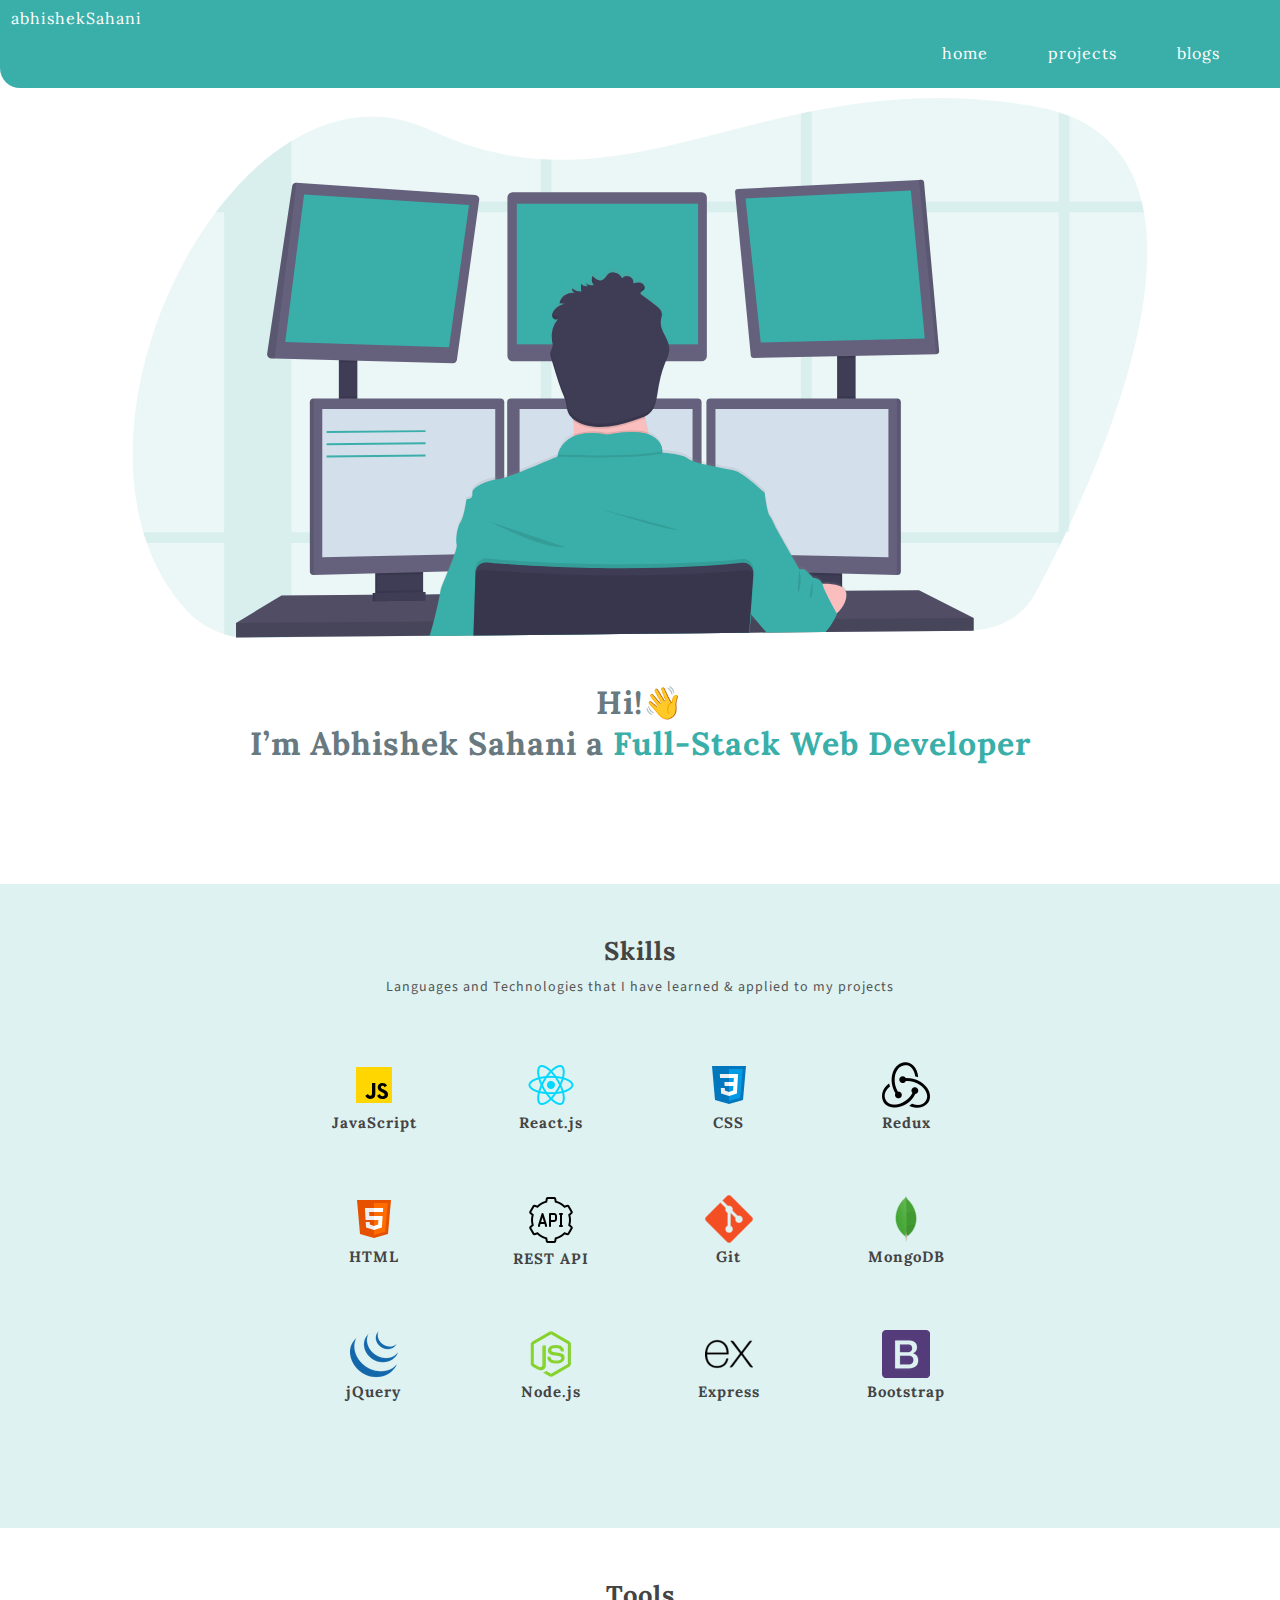
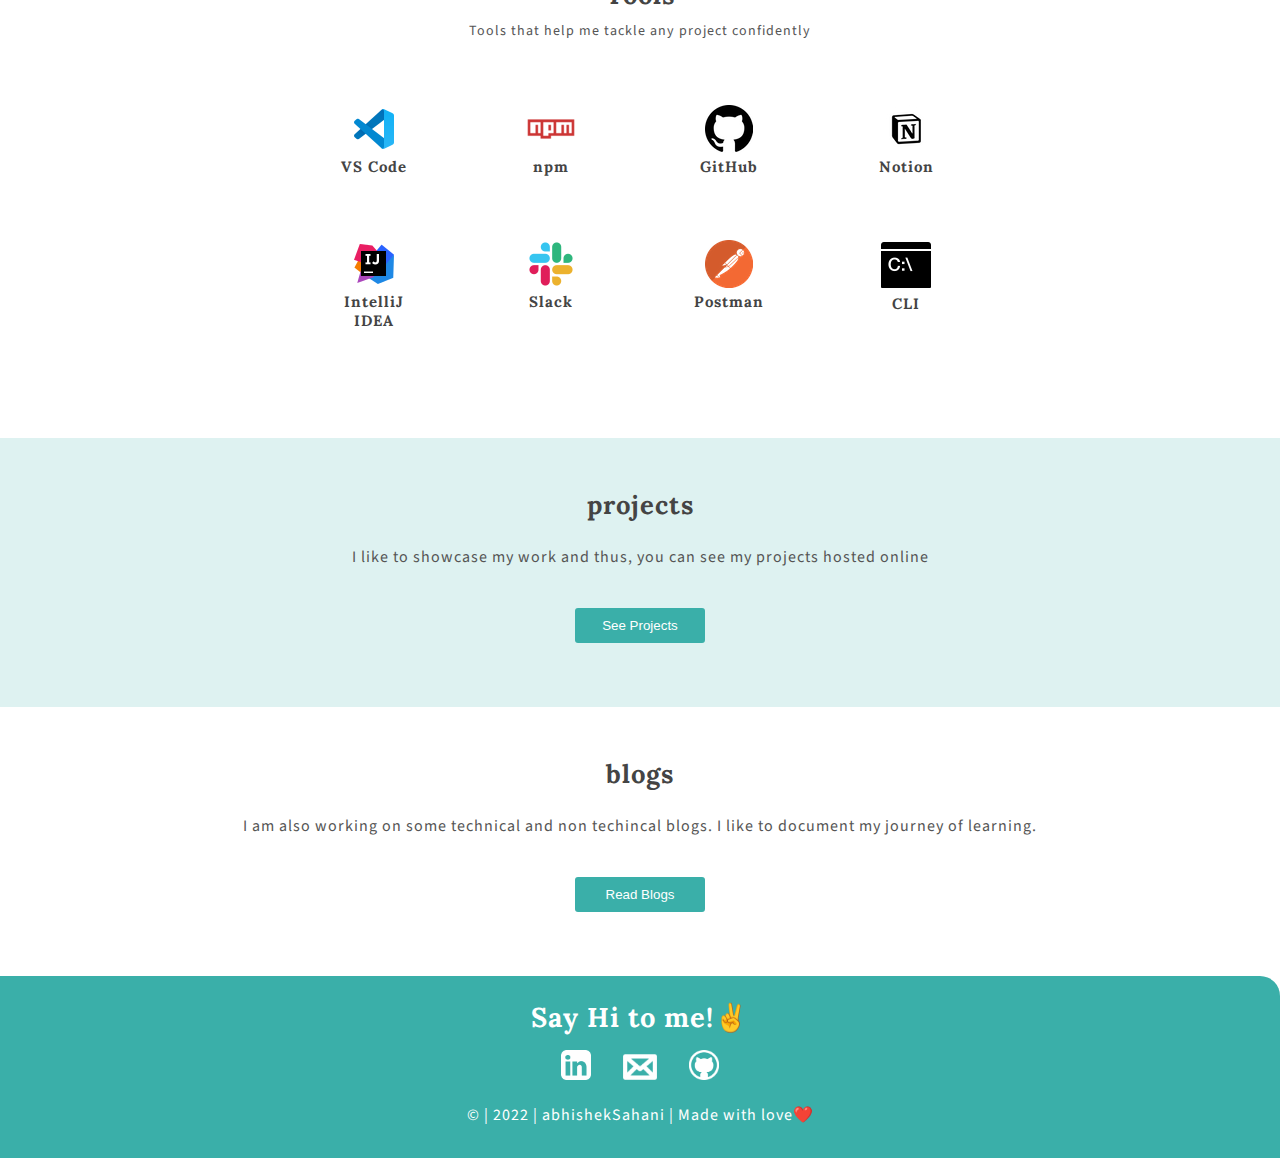
<file: index.html>
<!DOCTYPE html>
<html lang="en" dir="ltr">
  <head>
    <meta charset="utf-8">
    <meta http-equiv="X-UA-Compatible" content="IE=edge" />
    <meta name="viewport" content="width=device-width, initial-scale=1.0" />
    <title>home | abhishekSahani</title>

    <link rel="preconnect" href="https://fonts.googleapis.com">
    <link rel="preconnect" href="https://fonts.gstatic.com" crossorigin>
    <link href="https://fonts.googleapis.com/css2?family=Lora:wght@700&display=swap" rel="stylesheet">

    <link rel="preconnect" href="https://fonts.googleapis.com">
    <link rel="preconnect" href="https://fonts.gstatic.com" crossorigin>
    <link href="https://fonts.googleapis.com/css2?family=Source+Sans+Pro&display=swap" rel="stylesheet">


    <link rel="stylesheet" href="css/home.css">

  </head>

  <body>

    <!-- Navbar -->
    <nav class="nav">
      <a class="navBrand-link" href="#">abhishekSahani</a>

       <ul class="nav-list">
         <li class="nav-listItem"><a class="link" href="#">home</a></li>
         <li class="nav-listItem"><a class="link" href="project.html">projects</a></li>
         <li class="nav-listItem"><a class="link" href="blog.html">blogs</a></li>
       </ul>
    </nav>


    <!-- Header -->
    <header class="hero">
      <img src="images/hero.svg" alt="header image" class="image">
      <h1 id="main-heading">Hi!👋 <br> I’m Abhishek Sahani a <span class="span-color">Full-Stack Web Developer</span></h1>
    </header>


    <!-- Tech Section -->
    <section class="skill">
      <h2 class="section-heading">Skills</h2>
      <p class="para icon-subHeading">Languages and Technologies that I have learned & applied to my projects</p>

      <div class="icons">
        <div class="iconDiv-container">
          <div class="icon">
            <img class="logo" src="icons/jS.svg" alt="javascript logo">
            <h3 class="icon-text">JavaScript</h3>
          </div>

          <div class="icon">
            <img class="logo" src="icons/react.png" alt="react logo">
            <h3 class="icon-text">React.js</h3>
          </div>

          <div class="icon">
            <img class="logo" src="icons/css.svg" alt="css logo">
            <h3 class="icon-text">CSS</h3>
          </div>

          <div class="icon">
            <img class="logo" src="icons/redux.png" alt="react logo">
            <h3 class="icon-text">Redux</h3>
          </div>

          

        </div>

        <div class="iconDiv-container">
          <div class="icon">
            <img class="logo" src="icons/html.svg" alt="html logo">
            <h3 class="icon-text">HTML</h3>
          </div>

          <div class="icon">
            <img class="logo" src="icons/api.png" alt="api logo">
            <h3 class="icon-text">REST API</h3>
          </div>

          <div class="icon">
            <img class="logo" src="icons/git.png" alt="git logo">
            <h3 class="icon-text">Git</h3>
          </div>

          <div class="icon">
            <img class="logo" src="icons/mongodb.png" alt="mongodb logo">
            <h3 class="icon-text">MongoDB</h3>
          </div>

          
        </div>

        <div class="iconDiv-container">
          <div class="icon">
            <img class="logo" src="icons/jquery.png" alt="jquery logo">
            <h3 class="icon-text">jQuery</h3>
          </div>

          <div class="icon">
            <img class="logo" src="icons/node.png" alt="node logo">
            <h3 class="icon-text">Node.js</h3>
          </div>

          <div class="icon">
            <img class="logo" src="icons/express.png" alt="express logo">
            <h3 class="icon-text">Express</h3>
          </div>

          <div class="icon">
            <img class="logo" src="icons/bootstrap.png" alt="bootstrap logo">
            <h3 class="icon-text">Bootstrap</h3>
          </div>
        </div>

        
        </div>
    </section>



    <!-- Tools Section -->
    <section class="tools">
      <h2 class="section-heading">Tools</h2>
      <p class="para icon-subHeading">Tools that help me tackle any project confidently</p>

      <div class="icons">

        <div class="iconDiv-container">
          <div class="icon">
            <img class="logo" src="icons/vscode.png" alt="vscode logo">
            <h3 class="icon-text">VS Code</h3>
          </div>

          <div class="icon">
            <img class="logo" src="icons/npm.png" alt="npm logo">
            <h3 class="icon-text">npm</h3>
          </div>

          <div class="icon">
            <img class="logo" src="icons/github.png" alt="github logo">
            <h3 class="icon-text">GitHub</h3>
          </div>

          <div class="icon">
            <img class="logo" src="icons/notion.png" alt="notion logo">
            <h3 class="icon-text">Notion</h3>
          </div>
        </div>

        <div class="iconDiv-container">
          <div class="icon">
            <img class="logo" class="icon-img" src="icons/intellij.png" alt="intellij logo">
            <h3 class="icon-text">IntelliJ IDEA</h3>
          </div>

          <div class="icon">
            <img class="logo" src="icons/slack.png" alt="slack logo">
            <h3 class="icon-text">Slack</h3>
          </div>

          <div class="icon">
            <img class="logo" src="icons/postman.png" alt="postman logo">
            <h3 class="icon-text">Postman</h3>
          </div>

          <div class="icon">
            <img class="logo" src="icons/cmd.png" alt="cmd logo">
            <h3 class="icon-text">CLI</h3>
          </div>
        </div>
    </section>



    <!-- Project Section -->
    <section class="project">
      <h2 class="project-heading">projects</h2>
      <p class="para-text">I like to showcase my work and thus, you can see my projects hosted online</p>
      <a class="link" href="project.html">
        <button class="btn" type="button">See Projects</button>
      </a>
    </section>


    <!-- Blog Section -->
    <section class="blog">
      <h2 class="blog-heading">blogs</h2>
      <p class="para-text">I am also working on some technical and non techincal blogs. I like to document my journey of learning.</p>
      <a class="link" href="blog.html">
        <button class="btn" type="button">Read Blogs</button>
      </a>
    </section>



    <!-- Footer -->
    <footer class="footer">
      <h2 class="footer-heading">Say Hi to me!✌️</h2>
      <ul class="footer-list">
        <li class="footer-listItem">
          <a class="link footer-listLink" href="https://www.linkedin.com/in/abhishek-sahani-698b12135/">
            <img class="footer-logo" src="images/linkedin.png" alt="linkedin logo">
          </a>
        </li>
        <li class="footer-listItem">
          <a class="link" href="mailto:abhisheksahani653@gmail.com">
            <img class="mail-logo" src="images/gmail.png" alt="gmail logo">
          </a>
        </li>
        <li class="footer-listItem">
          <a class="link" href="https://github.com/abhisheksahani-nova">
            <img class="footer-logo" src="images/github.png" alt="github logo">
          </a>
        </li>
      </ul>
      <p class="footer-para">© | 2022 | abhishekSahani | Made with love❤️</p>
    </footer>



  </body>
</html>
</file>
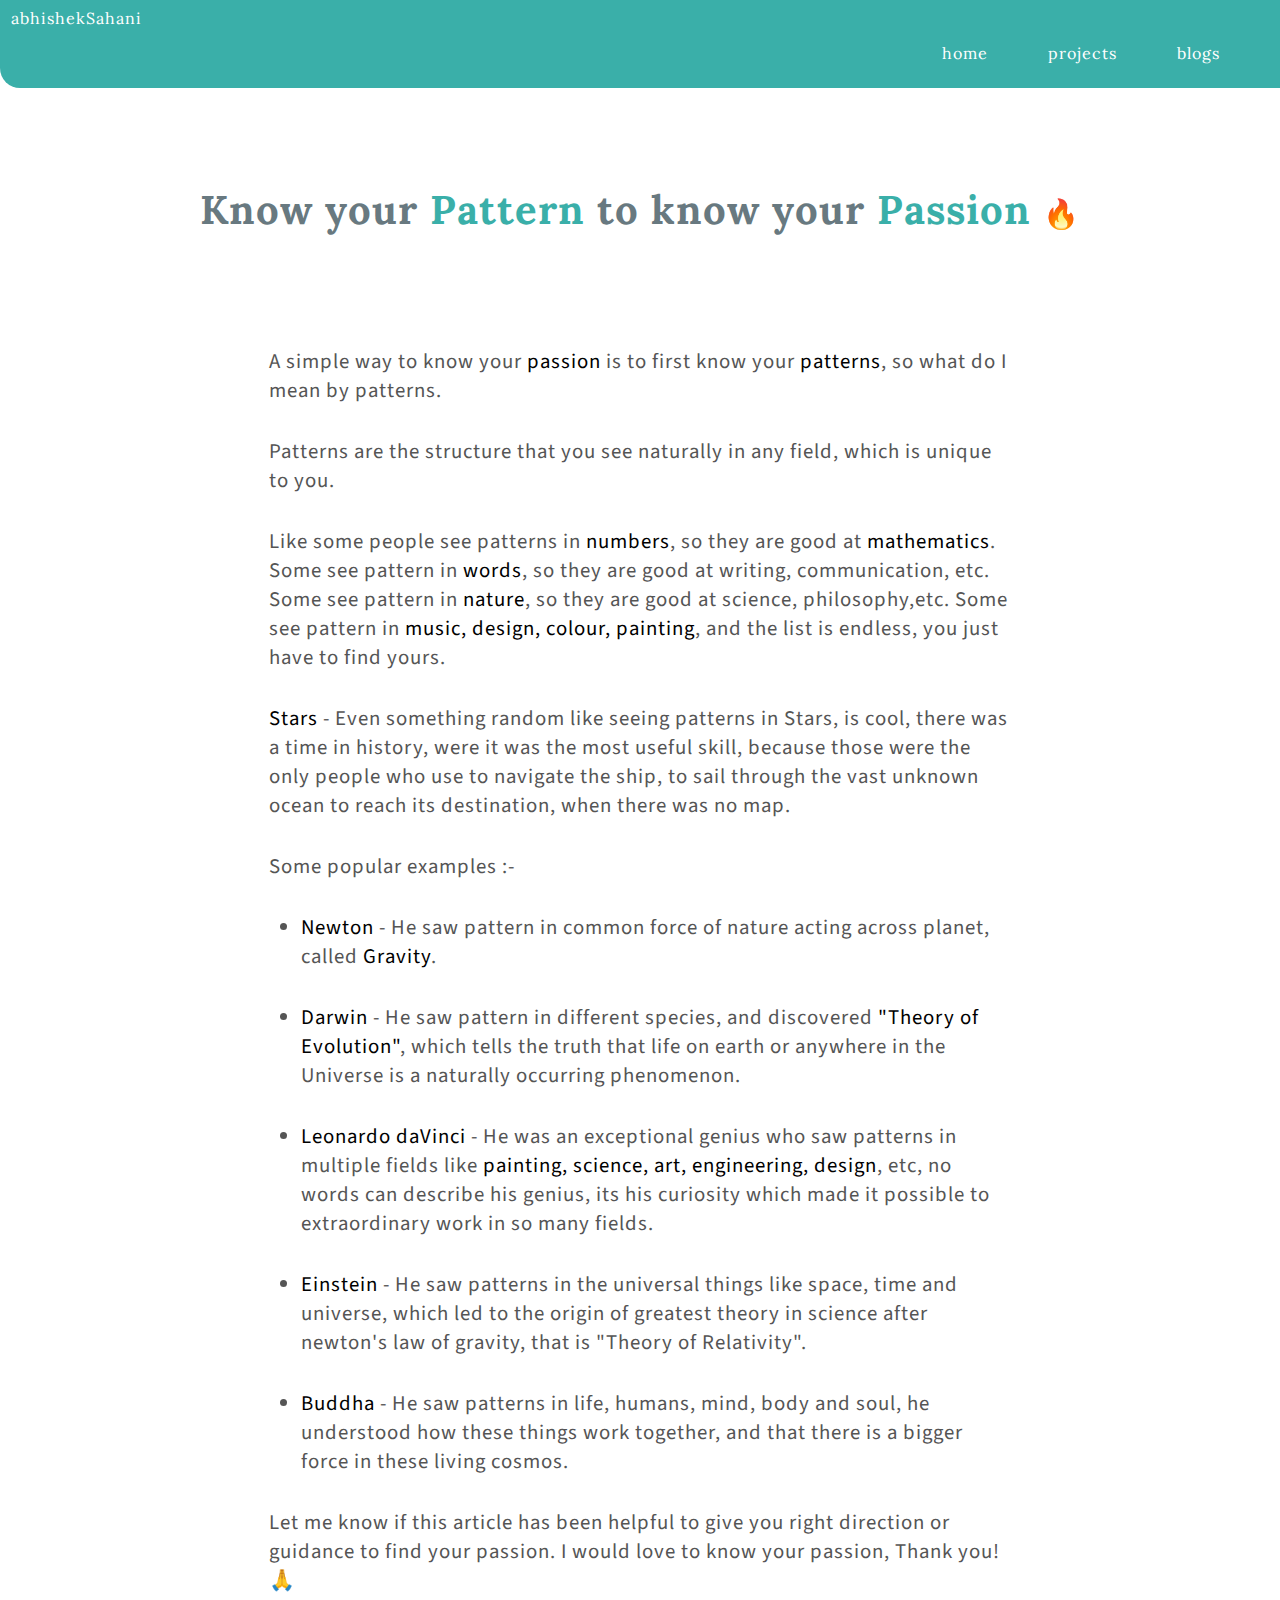
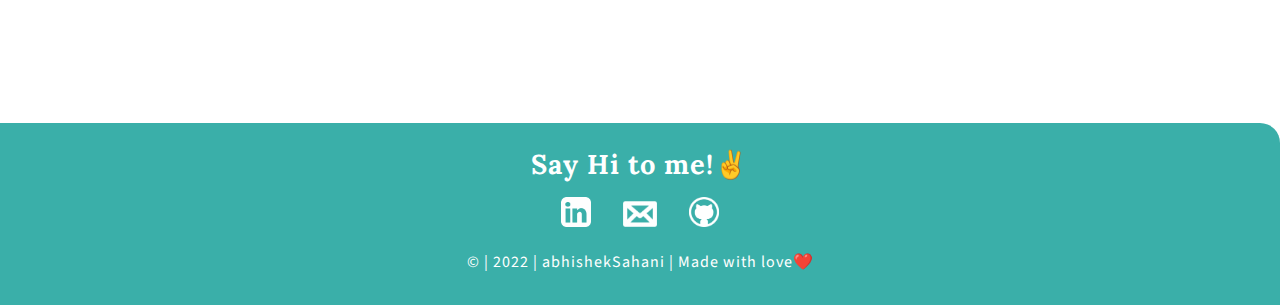
<file: blog-1.html>
<!DOCTYPE html>
<html lang="en" dir="ltr">
  <head>
    <meta charset="utf-8" />
    <meta http-equiv="X-UA-Compatible" content="IE=edge" />
    <meta name="viewport" content="width=device-width, initial-scale=1.0" />

    <title>Passion | abhishekSahani</title>

    <link rel="preconnect" href="https://fonts.googleapis.com" />
    <link rel="preconnect" href="https://fonts.gstatic.com" crossorigin />
    <link
      href="https://fonts.googleapis.com/css2?family=Lora:wght@700&display=swap"
      rel="stylesheet"
    />

    <link rel="preconnect" href="https://fonts.googleapis.com" />
    <link rel="preconnect" href="https://fonts.gstatic.com" crossorigin />
    <link
      href="https://fonts.googleapis.com/css2?family=Source+Sans+Pro&display=swap"
      rel="stylesheet"
    />

    <link rel="stylesheet" href="css/home.css" />
    <link rel="stylesheet" href="css/blog-1.css" />
  </head>
  <body>
    <!-- Navbar -->
    <nav class="nav">
      <a class="navBrand-link" href="#">abhishekSahani</a>

      <ul class="nav-list">
        <li class="nav-listItem"><a class="link" href="index.html">home</a></li>
        <li class="nav-listItem">
          <a class="link" href="project.html">projects</a>
        </li>
        <li class="nav-listItem"><a class="link" href="blog.html">blogs</a></li>
      </ul>
    </nav>

    <!-- Header -->
    <header class="header_">
      <h1 class="heading_">
        Know your <span class="span-color">Pattern</span> to know your
        <span class="span-color"
          >Passion <span class="span-fontSize">🔥</span></span
        >
      </h1>
    </header>

    <!--Content section -->
    <section class="section_">
      <p class="para_">
        A simple way to know your <span class="span-bold">passion</span> is to
        first know your <span class="span-bold">patterns</span>, so what do I
        mean by patterns.
      </p>

      <p class="para_">
        Patterns are the structure that you see naturally in any field, which is
        unique to you.
      </p>

      <p class="para_">
        Like some people see patterns in <span class="span-bold">numbers</span>,
        so they are good at <span class="span-bold">mathematics</span>. Some see
        pattern in <span class="span-bold">words</span>, so they are good at
        <span>writing, communication</span>, etc. Some see pattern in
        <span class="span-bold">nature</span>, so they are good at
        <span>science, philosophy</span>,etc. Some see pattern in
        <span class="span-bold">music, design, colour, painting</span>, and the
        list is endless, you just have to find yours.
      </p>

      <p class="para_">
        <span class="span-bold">Stars</span> - Even something random like seeing
        patterns in Stars, is cool, there was a time in history, were it was the
        most useful skill, because those were the only people who use to
        navigate the ship, to sail through the vast unknown ocean to reach its
        destination, when there was no map.
      </p>

      <p class="para_">Some popular examples :-</p>

      <div class="list_container">
        <ul class="list_">
          <li class="listItem_">
            <span class="span-bold">Newton</span> - He saw pattern in common
            force of nature acting across planet, called
            <span class="span-bold">Gravity</span>.
          </li>
          <li class="listItem_">
            <span class="span-bold">Darwin</span> - He saw pattern in different
            species, and discovered
            <span class="span-bold">"Theory of Evolution"</span>, which tells
            the truth that life on earth or anywhere in the Universe is a
            naturally occurring phenomenon.
          </li>
          <li class="listItem_">
            <span class="span-bold">Leonardo daVinci</span> - He was an
            exceptional genius who saw patterns in multiple fields like
            <span class="span-bold"
              >painting, science, art, engineering, design</span
            >, etc, no words can describe his genius, its his curiosity which
            made it possible to extraordinary work in so many fields.
          </li>
          <li class="listItem_">
            <span class="span-bold">Einstein</span> - He saw patterns in the
            universal things like space, time and universe, which led to the
            origin of greatest theory in science after newton's law of gravity,
            that is "Theory of Relativity".
          </li>
          <li class="listItem_">
            <span class="span-bold">Buddha</span> - He saw patterns in life,
            humans, mind, body and soul, he understood how these things work
            together, and that there is a bigger force in these living cosmos.
          </li>
        </ul>
      </div>

      <p class="para_">
        Let me know if this article has been helpful to give you right direction
        or guidance to find your passion. I would love to know your passion,
        Thank you!🙏
      </p>
    </section>

    <!-- Footer -->
    <footer class="footer">
      <h2 class="footer-heading">Say Hi to me!✌️</h2>
      <ul class="footer-list">
        <li class="footer-listItem">
          <a
            class="link footer-listLink"
            href="https://www.linkedin.com/in/abhishek-sahani-698b12135/"
          >
            <img
              class="footer-logo"
              src="images/linkedin.png"
              alt="linkedin logo"
            />
          </a>
        </li>
        <li class="footer-listItem">
          <a class="link" href="mailto:abhisheksahani653@gmail.com">
            <img class="mail-logo" src="images/gmail.png" alt="gmail logo" />
          </a>
        </li>
        <li class="footer-listItem">
          <a class="link" href="https://github.com/abhisheksahani-nova">
            <img
              class="footer-logo"
              src="images/github.png"
              alt="github logo"
            />
          </a>
        </li>
      </ul>
      <p class="footer-para">© | 2022 | abhishekSahani | Made with love❤️</p>
    </footer>
  </body>
</html>
</file>
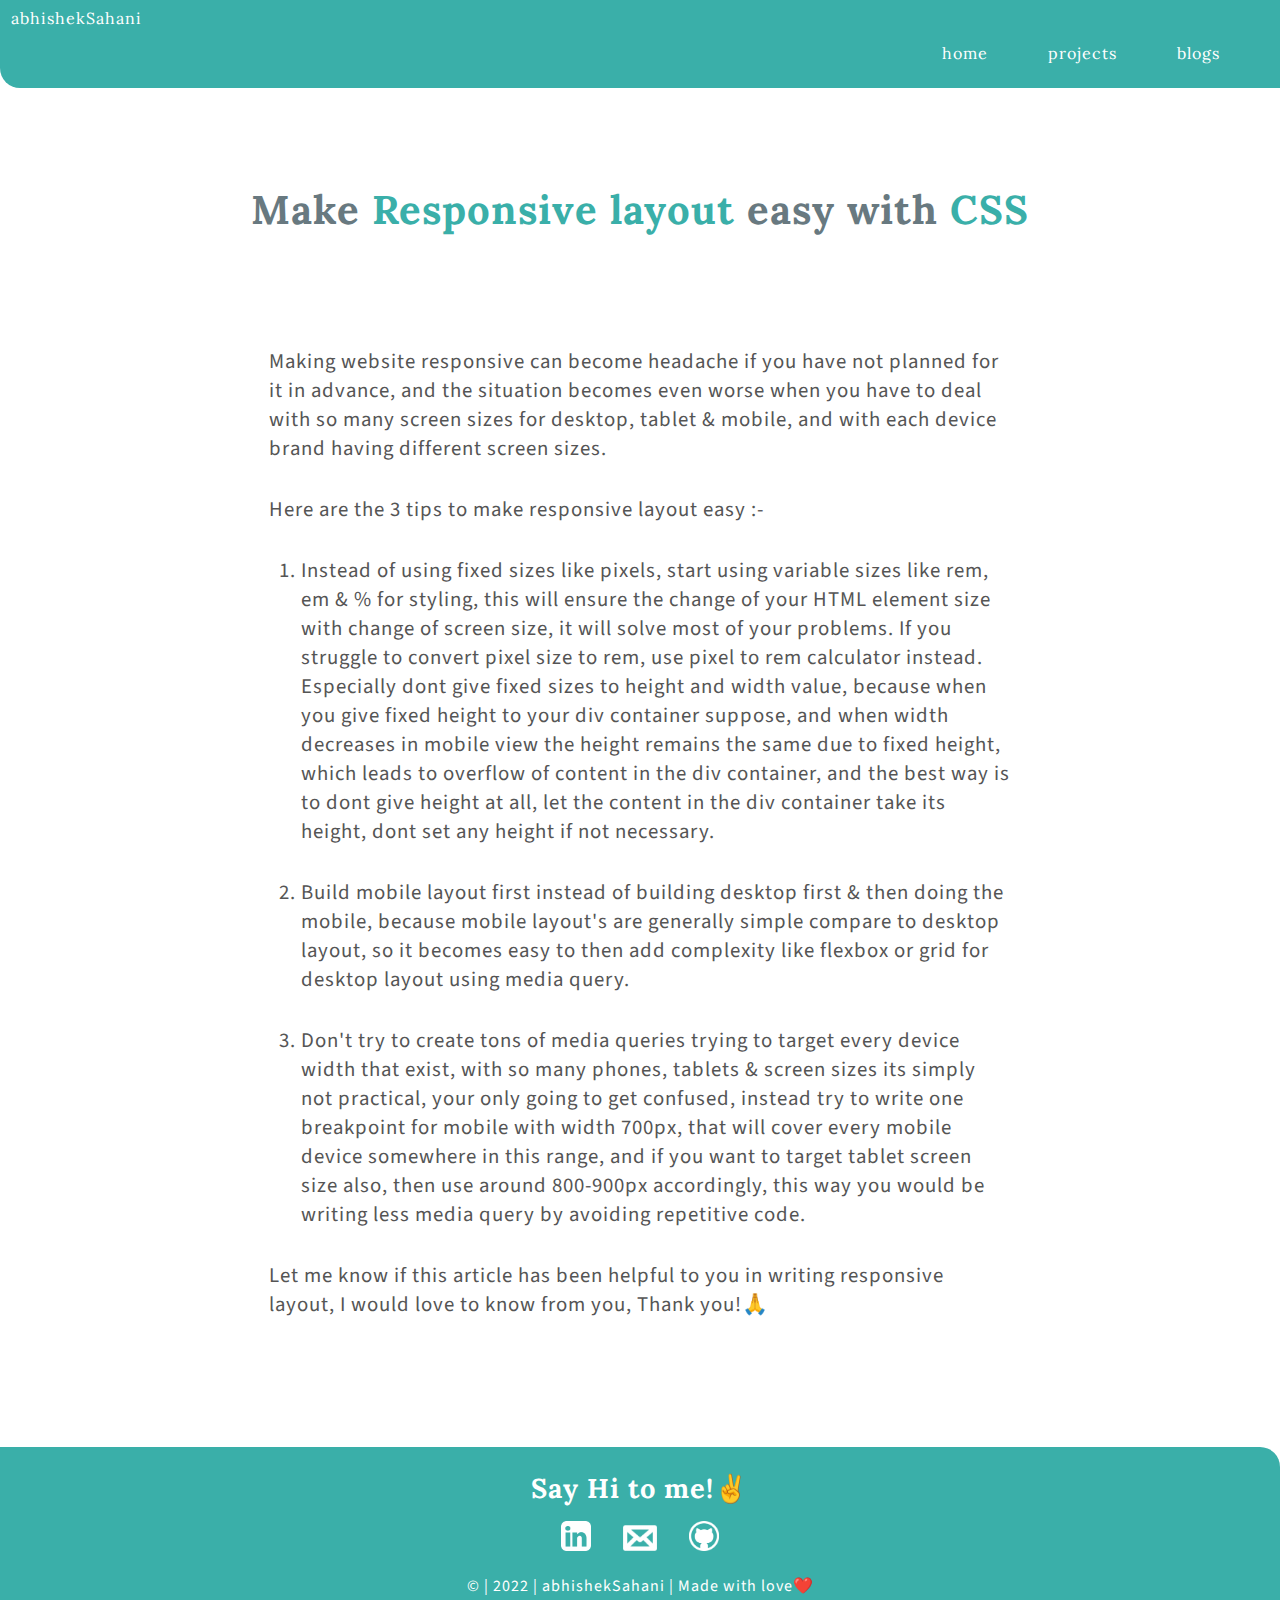
<file: blog-2.html>
<!DOCTYPE html>
<html lang="en" dir="ltr">
  <head>
    <meta charset="utf-8">
    <meta http-equiv="X-UA-Compatible" content="IE=edge" />
    <meta name="viewport" content="width=device-width, initial-scale=1.0" />

    <title>Passion | abhishekSahani</title>

    <link rel="preconnect" href="https://fonts.googleapis.com">
    <link rel="preconnect" href="https://fonts.gstatic.com" crossorigin>
    <link href="https://fonts.googleapis.com/css2?family=Lora:wght@700&display=swap" rel="stylesheet">

    <link rel="preconnect" href="https://fonts.googleapis.com">
    <link rel="preconnect" href="https://fonts.gstatic.com" crossorigin>
    <link href="https://fonts.googleapis.com/css2?family=Source+Sans+Pro&display=swap" rel="stylesheet">

    <link rel="stylesheet" href="css/home.css">
    <link rel="stylesheet" href="css/blog-1.css">

  </head>
  <body>

    <!-- Navbar -->
    <nav class="nav">
       <a class="navBrand-link" href="#">abhishekSahani</a>

       <ul class="nav-list">
         <li class="nav-listItem"><a class="link" href="index.html">home</a></li>
         <li class="nav-listItem"><a class="link" href="project.html">projects</a></li>
         <li class="nav-listItem"><a class="link" href="blog.html">blogs</a></li>
       </ul>
    </nav>


    <!-- Header -->
    <header class="header_">
      <h1 class="heading_">
        Make <span class="span-color">Responsive layout</span> easy with
        <span class="span-color">CSS</span>
      </h1>
    </header>



    <!--Content section -->
    <section class="section_">

      <p class="para_">
        Making website responsive can become headache if you have not planned for it in advance, and the situation
        becomes even worse when you have to deal with so many screen sizes for desktop, tablet & mobile, and with each
        device brand having different screen sizes.
      </p>

      <p class="para_">
        Here are the 3 tips to make responsive layout easy :-
      </p>

      <div class="list_container">
        <ol class="list_">
          <li class="listItem_">
            Instead of using fixed sizes like pixels, start using variable sizes like rem, em & % for styling,
            this will ensure the change of your HTML element size with change of screen size, it will solve most of your problems.
            If you struggle to convert pixel size to rem, use pixel to rem calculator instead. Especially dont give
            fixed sizes to height and width value, because when you give fixed height to your div container suppose,
            and when width decreases in mobile view the height remains the same due to fixed height, which leads to
            overflow of content in the div container, and the best way is to dont give height at all, let the
            content in the div container take its height, dont set any height if not necessary.
          </li>
          <li class="listItem_">
            Build mobile layout first instead of building desktop first & then doing the mobile, because mobile
            layout's are generally simple compare to desktop layout, so it becomes easy to then add complexity
            like flexbox or grid for desktop layout using media query.
          </li>
          <li class="listItem_">
            Don't try to create tons of media queries trying to target every device width that exist, with so
            many phones, tablets & screen sizes its simply not practical, your only going to get confused, instead
            try to write one breakpoint for mobile with width 700px, that will cover every mobile device somewhere
            in this range, and if you want to target tablet screen size also, then use around 800-900px accordingly,
            this way you would be writing less media query by avoiding repetitive code.
          </li>
        </ul>
      </div>

      <p class="para_">
        Let me know if this article has been helpful to you in writing responsive layout, I would love to know from
        you, Thank you!🙏
      </p>
    </section>



    <!-- Footer -->
    <footer class="footer">
      <h2 class="footer-heading">Say Hi to me!✌️</h2>
      <ul class="footer-list">
        <li class="footer-listItem">
          <a class="link footer-listLink" href="https://www.linkedin.com/in/abhishek-sahani-698b12135/">
            <img class="footer-logo" src="images/linkedin.png" alt="linkedin logo">
          </a>
        </li>
        <li class="footer-listItem">
          <a class="link" href="mailto:abhisheksahani653@gmail.com">
            <img class="mail-logo" src="images/gmail.png" alt="gmail logo">
          </a>
        </li>
        <li class="footer-listItem">
          <a class="link" href="https://github.com/abhisheksahani-nova">
            <img class="footer-logo" src="images/github.png" alt="github logo">
          </a>
        </li>
      </ul>
      <p class="footer-para">© | 2022 | abhishekSahani | Made with love❤️</p>
    </footer>



  </body>
</html>
</file>
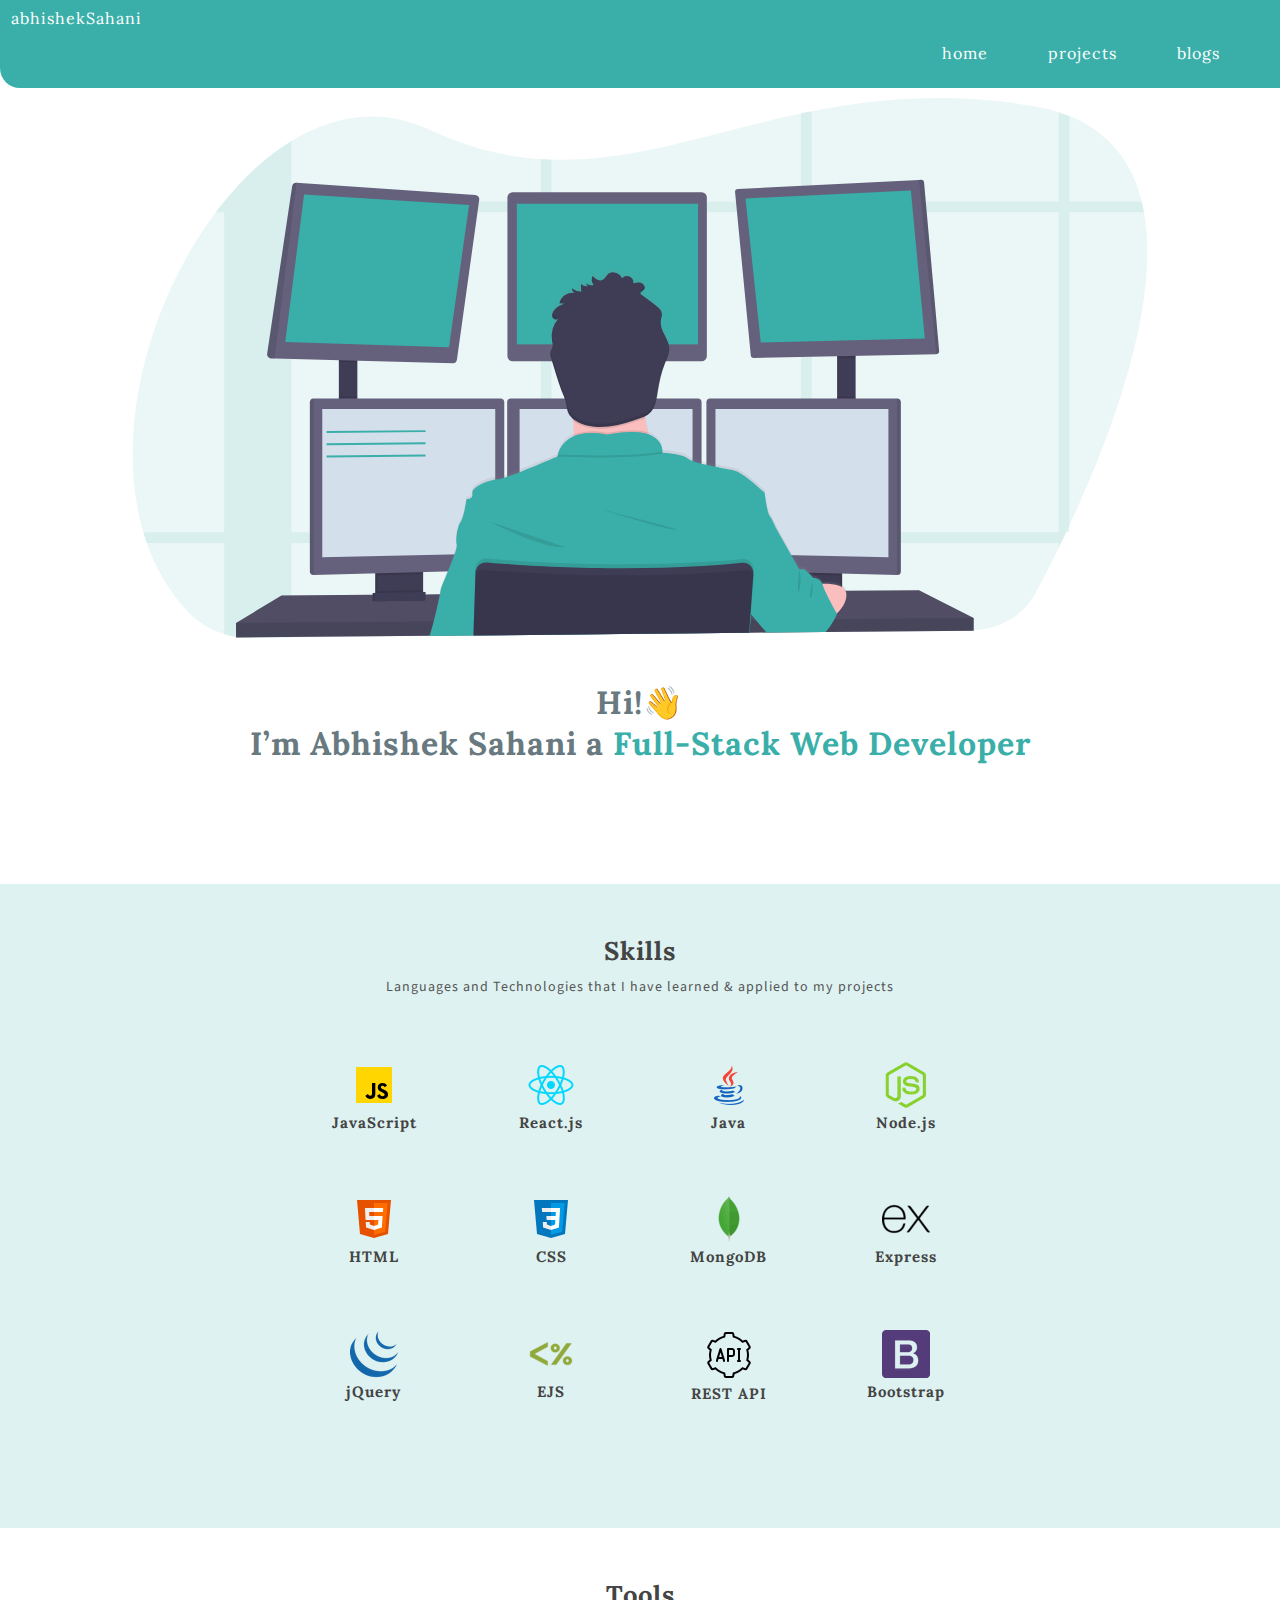
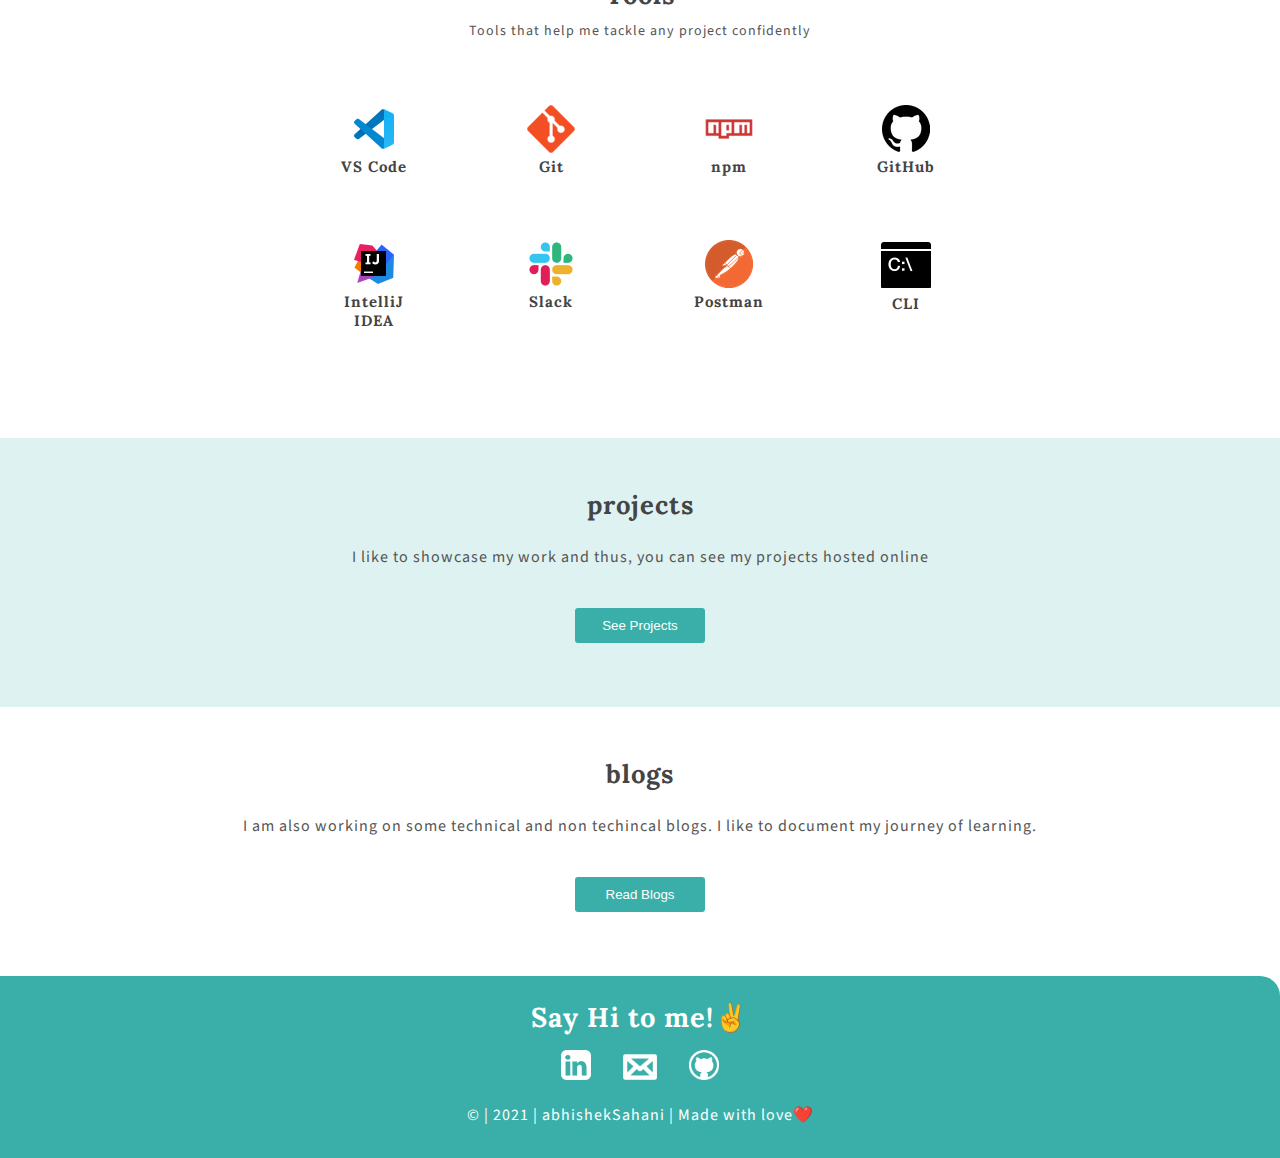
<file: home.html>
<!DOCTYPE html>
<html lang="en" dir="ltr">
  <head>
    <meta charset="utf-8">
    <meta http-equiv="X-UA-Compatible" content="IE=edge" />
    <meta name="viewport" content="width=device-width, initial-scale=1.0" />
    <title>home | abhishekSahani</title>

    <link rel="preconnect" href="https://fonts.googleapis.com">
    <link rel="preconnect" href="https://fonts.gstatic.com" crossorigin>
    <link href="https://fonts.googleapis.com/css2?family=Lora:wght@700&display=swap" rel="stylesheet">

    <link rel="preconnect" href="https://fonts.googleapis.com">
    <link rel="preconnect" href="https://fonts.gstatic.com" crossorigin>
    <link href="https://fonts.googleapis.com/css2?family=Source+Sans+Pro&display=swap" rel="stylesheet">


    <link rel="stylesheet" href="css/home.css">

  </head>

  <body>

    <!-- Navbar -->
    <nav class="nav">
      <a class="navBrand-link" href="#">abhishekSahani</a>

       <ul class="nav-list">
         <li class="nav-listItem"><a class="link" href="#">home</a></li>
         <li class="nav-listItem"><a class="link" href="project.html">projects</a></li>
         <li class="nav-listItem"><a class="link" href="blog.html">blogs</a></li>
       </ul>
    </nav>


    <!-- Header -->
    <header class="hero">
      <img src="images/hero.svg" alt="header image" class="image">
      <h1 id="main-heading">Hi!👋 <br> I’m Abhishek Sahani a <span class="span-color">Full-Stack Web Developer</span></h1>
    </header>


    <!-- Tech Section -->
    <section class="skill">
      <h2 class="section-heading">Skills</h2>
      <p class="para icon-subHeading">Languages and Technologies that I have learned & applied to my projects</p>

      <div class="icons">

        <div class="iconDiv-container">
          <div class="icon">
            <img class="logo" src="icons/jS.svg" alt="javascript logo">
            <h3 class="icon-text">JavaScript</h3>
          </div>

          <div class="icon">
            <img class="logo" src="icons/react.png" alt="react logo">
            <h3 class="icon-text">React.js</h3>
          </div>

          <div class="icon">
            <img class="logo" src="icons/java.png" alt="java logo">
            <h3 class="icon-text">Java</h3>
          </div>

          <div class="icon">
            <img class="logo" src="icons/node.png" alt="node logo">
            <h3 class="icon-text">Node.js</h3>
          </div>
        </div>

        <div class="iconDiv-container">
          <div class="icon">
            <img class="logo" src="icons/html.svg" alt="html logo">
            <h3 class="icon-text">HTML</h3>
          </div>

          <div class="icon">
            <img class="logo" src="icons/css.svg" alt="css logo">
            <h3 class="icon-text">CSS</h3>
          </div>

          <div class="icon">
            <img class="logo" src="icons/mongodb.png" alt="mongodb logo">
            <h3 class="icon-text">MongoDB</h3>
          </div>

          <div class="icon">
            <img class="logo" src="icons/express.png" alt="express logo">
            <h3 class="icon-text">Express</h3>
          </div>
        </div>

        <div class="iconDiv-container">
          <div class="icon">
            <img class="logo" src="icons/jquery.png" alt="jquery logo">
            <h3 class="icon-text">jQuery</h3>
          </div>

          <div class="icon">
            <img class="logo" src="icons/ejs.png" alt="ejs logo">
            <h3 class="icon-text">EJS</h3>
          </div>

          <div class="icon">
            <img class="logo" src="icons/api.png" alt="api logo">
            <h3 class="icon-text">REST API</h3>
          </div>

          <div class="icon">
            <img class="logo" src="icons/bootstrap.png" alt="bootstrap logo">
            <h3 class="icon-text">Bootstrap</h3>
          </div>
        </div>
    </section>



    <!-- Tools Section -->
    <section class="tools">
      <h2 class="section-heading">Tools</h2>
      <p class="para icon-subHeading">Tools that help me tackle any project confidently</p>

      <div class="icons">

        <div class="iconDiv-container">
          <div class="icon">
            <img class="logo" src="icons/vscode.png" alt="vscode logo">
            <h3 class="icon-text">VS Code</h3>
          </div>

          <div class="icon">
            <img class="logo" src="icons/git.png" alt="git logo">
            <h3 class="icon-text">Git</h3>
          </div>

          <div class="icon">
            <img class="logo" src="icons/npm.png" alt="npm logo">
            <h3 class="icon-text">npm</h3>
          </div>

          <div class="icon">
            <img class="logo" src="icons/github.png" alt="github logo">
            <h3 class="icon-text">GitHub</h3>
          </div>
        </div>

        <div class="iconDiv-container">
          <div class="icon">
            <img class="logo" class="icon-img" src="icons/intellij.png" alt="intellij logo">
            <h3 class="icon-text">IntelliJ IDEA</h3>
          </div>

          <div class="icon">
            <img class="logo" src="icons/slack.png" alt="slack logo">
            <h3 class="icon-text">Slack</h3>
          </div>

          <div class="icon">
            <img class="logo" src="icons/postman.png" alt="postman logo">
            <h3 class="icon-text">Postman</h3>
          </div>

          <div class="icon">
            <img class="logo" src="icons/cmd.png" alt="cmd logo">
            <h3 class="icon-text">CLI</h3>
          </div>
        </div>
    </section>



    <!-- Project Section -->
    <section class="project">
      <h2 class="project-heading">projects</h2>
      <p class="para-text">I like to showcase my work and thus, you can see my projects hosted online</p>
      <a class="link" href="project.html">
        <button class="btn" type="button">See Projects</button>
      </a>
    </section>


    <!-- Blog Section -->
    <section class="blog">
      <h2 class="blog-heading">blogs</h2>
      <p class="para-text">I am also working on some technical and non techincal blogs. I like to document my journey of learning.</p>
      <a class="link" href="blog.html">
        <button class="btn" type="button">Read Blogs</button>
      </a>
    </section>



    <!-- Footer -->
    <footer class="footer">
      <h2 class="footer-heading">Say Hi to me!✌️</h2>
      <ul class="footer-list">
        <li class="footer-listItem">
          <a class="link footer-listLink" href="https://www.linkedin.com/in/abhishek-sahani-698b12135/">
            <img class="footer-logo" src="images/linkedin.png" alt="linkedin logo">
          </a>
        </li>
        <li class="footer-listItem">
          <a class="link" href="mailto:abhisheksahani653@gmail.com">
            <img class="mail-logo" src="images/gmail.png" alt="gmail logo">
          </a>
        </li>
        <li class="footer-listItem">
          <a class="link" href="https://github.com/abhisheksahani-nova">
            <img class="footer-logo" src="images/github.png" alt="github logo">
          </a>
        </li>
      </ul>
      <p class="footer-para">© | 2021 | abhishekSahani | Made with love❤️</p>
    </footer>



  </body>
</html>
</file>
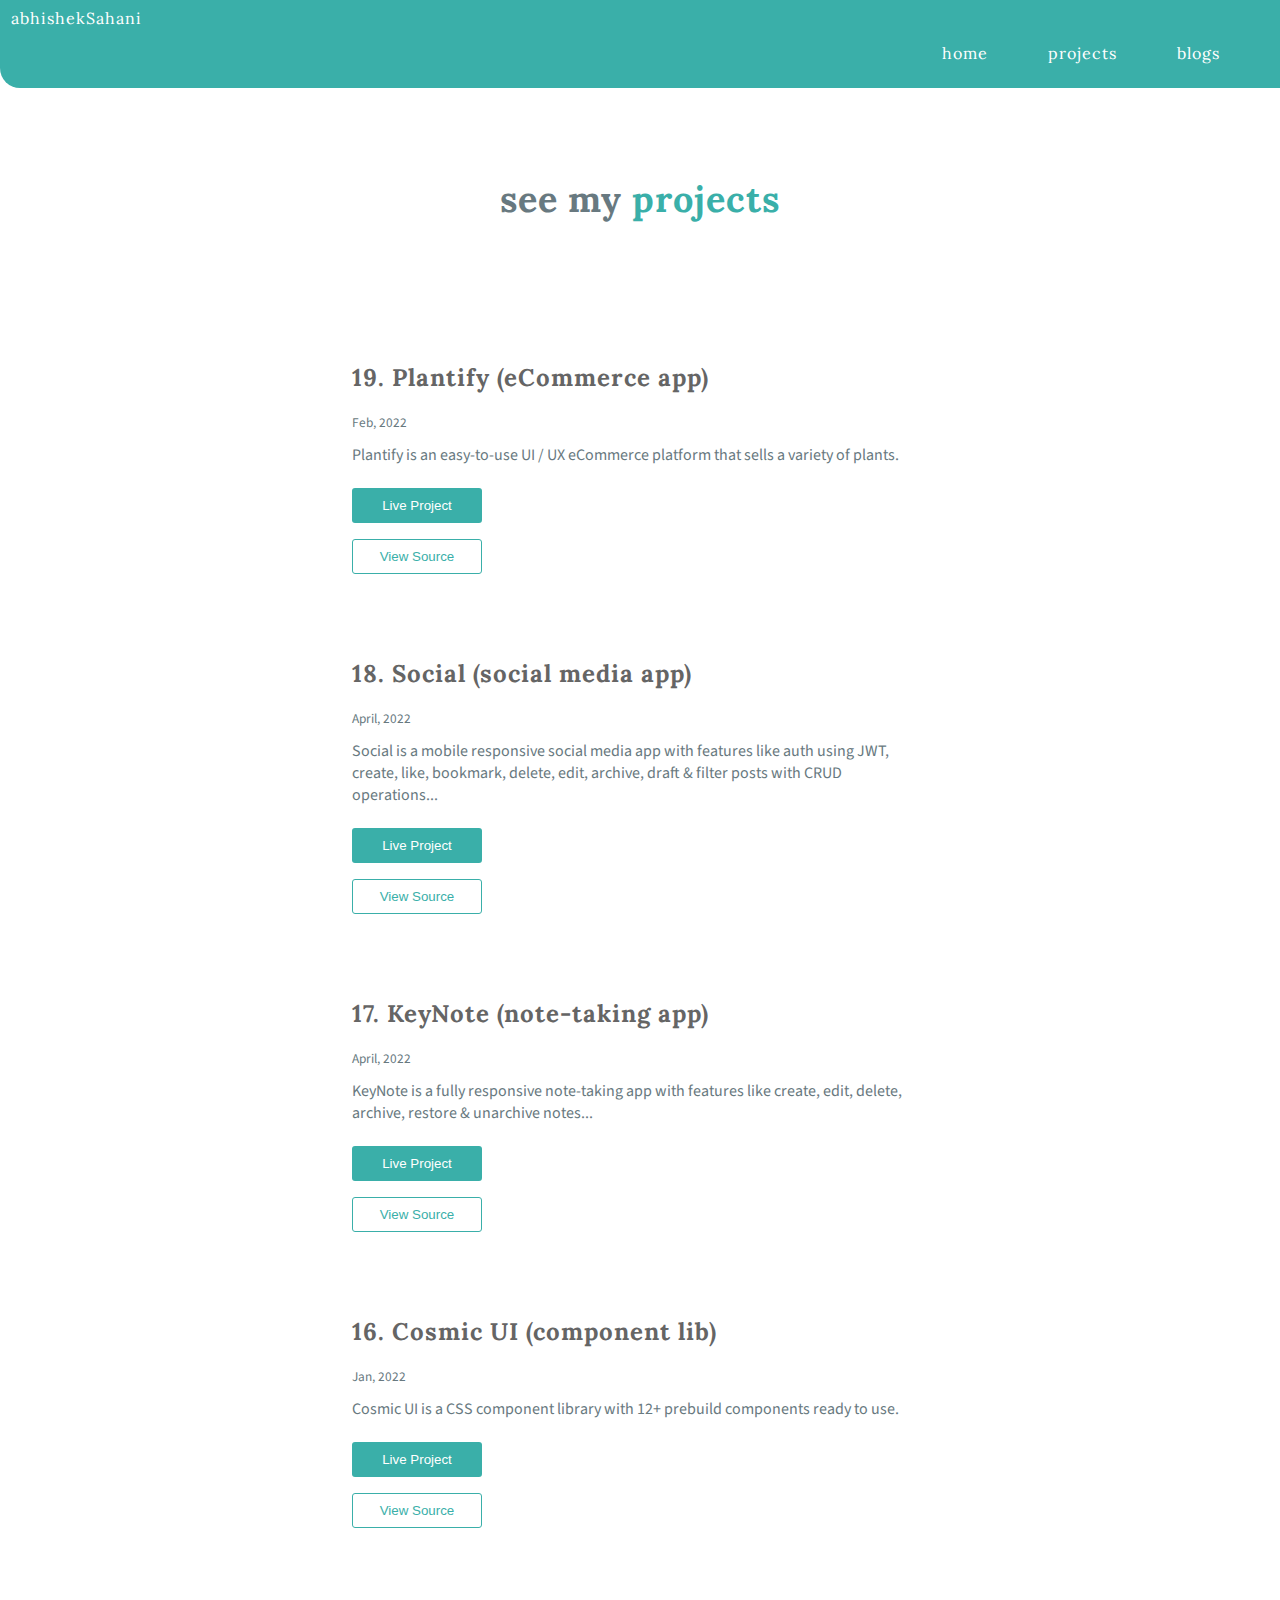
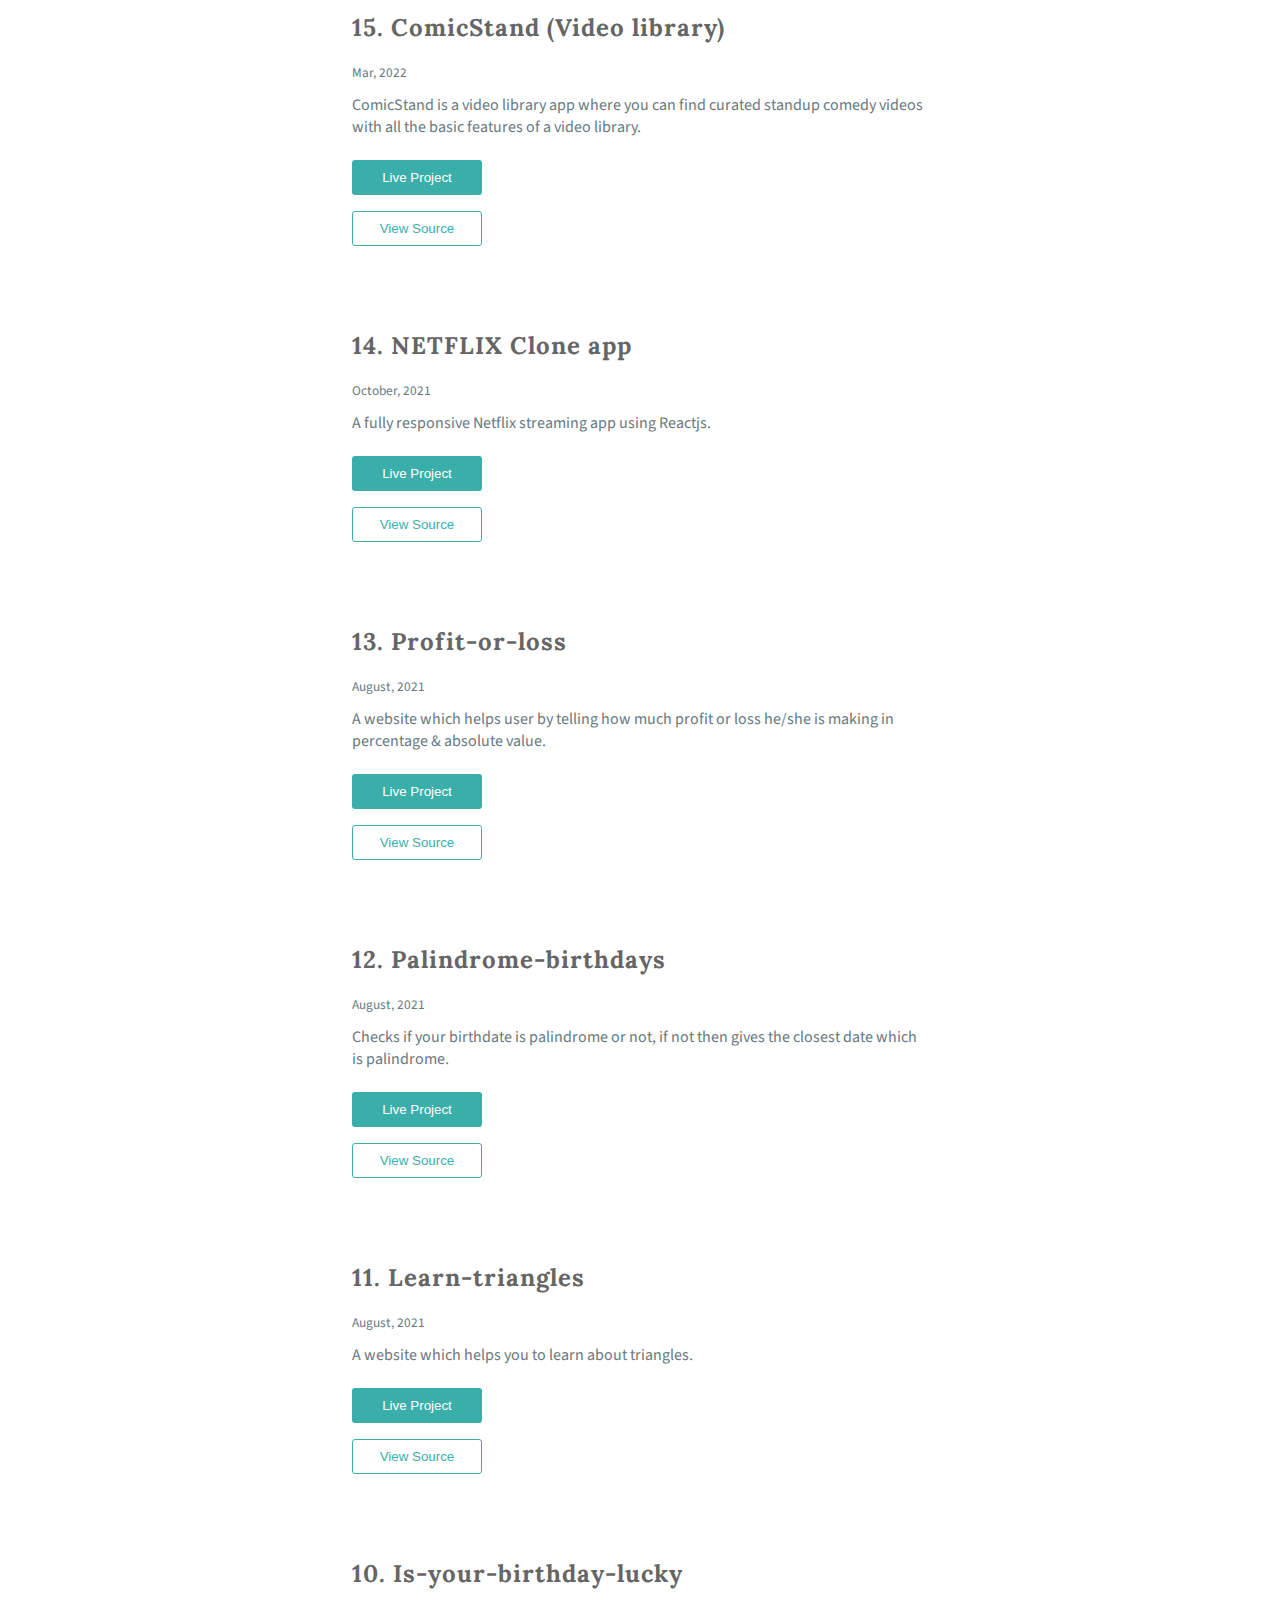
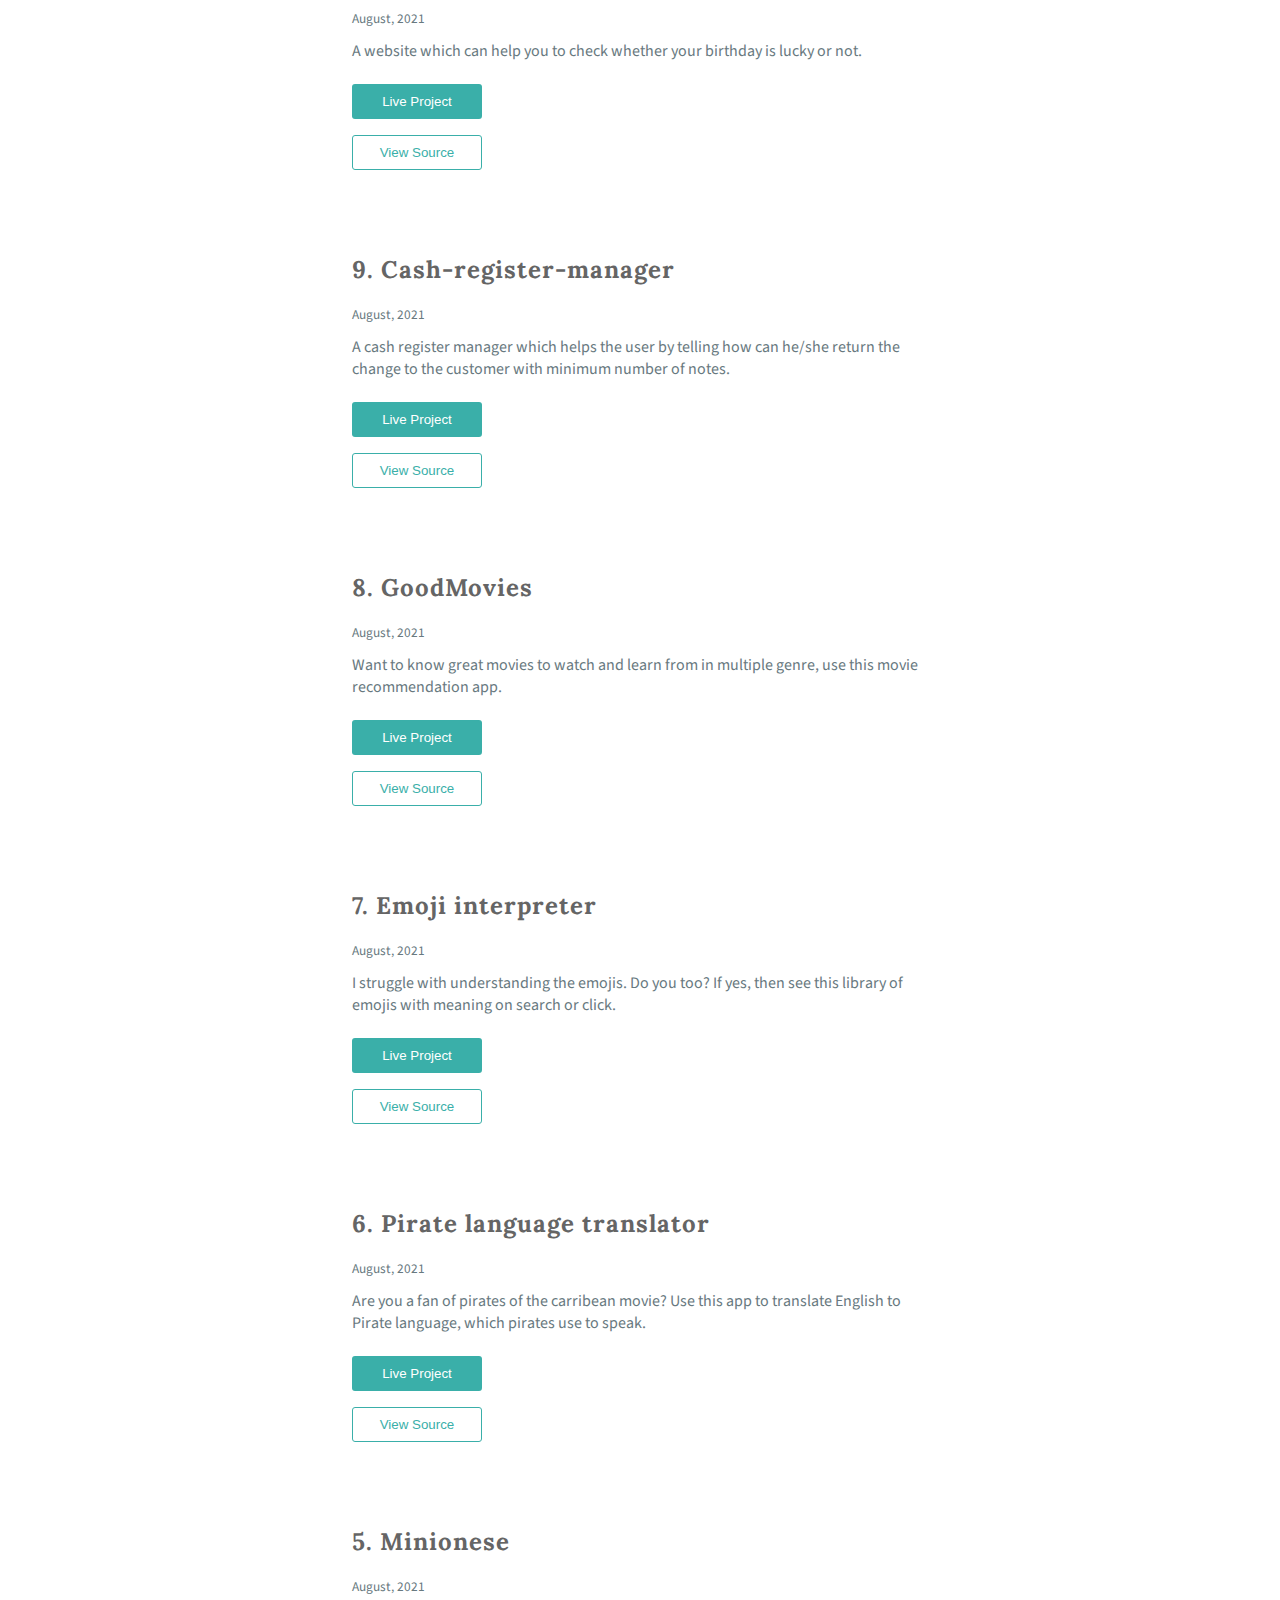
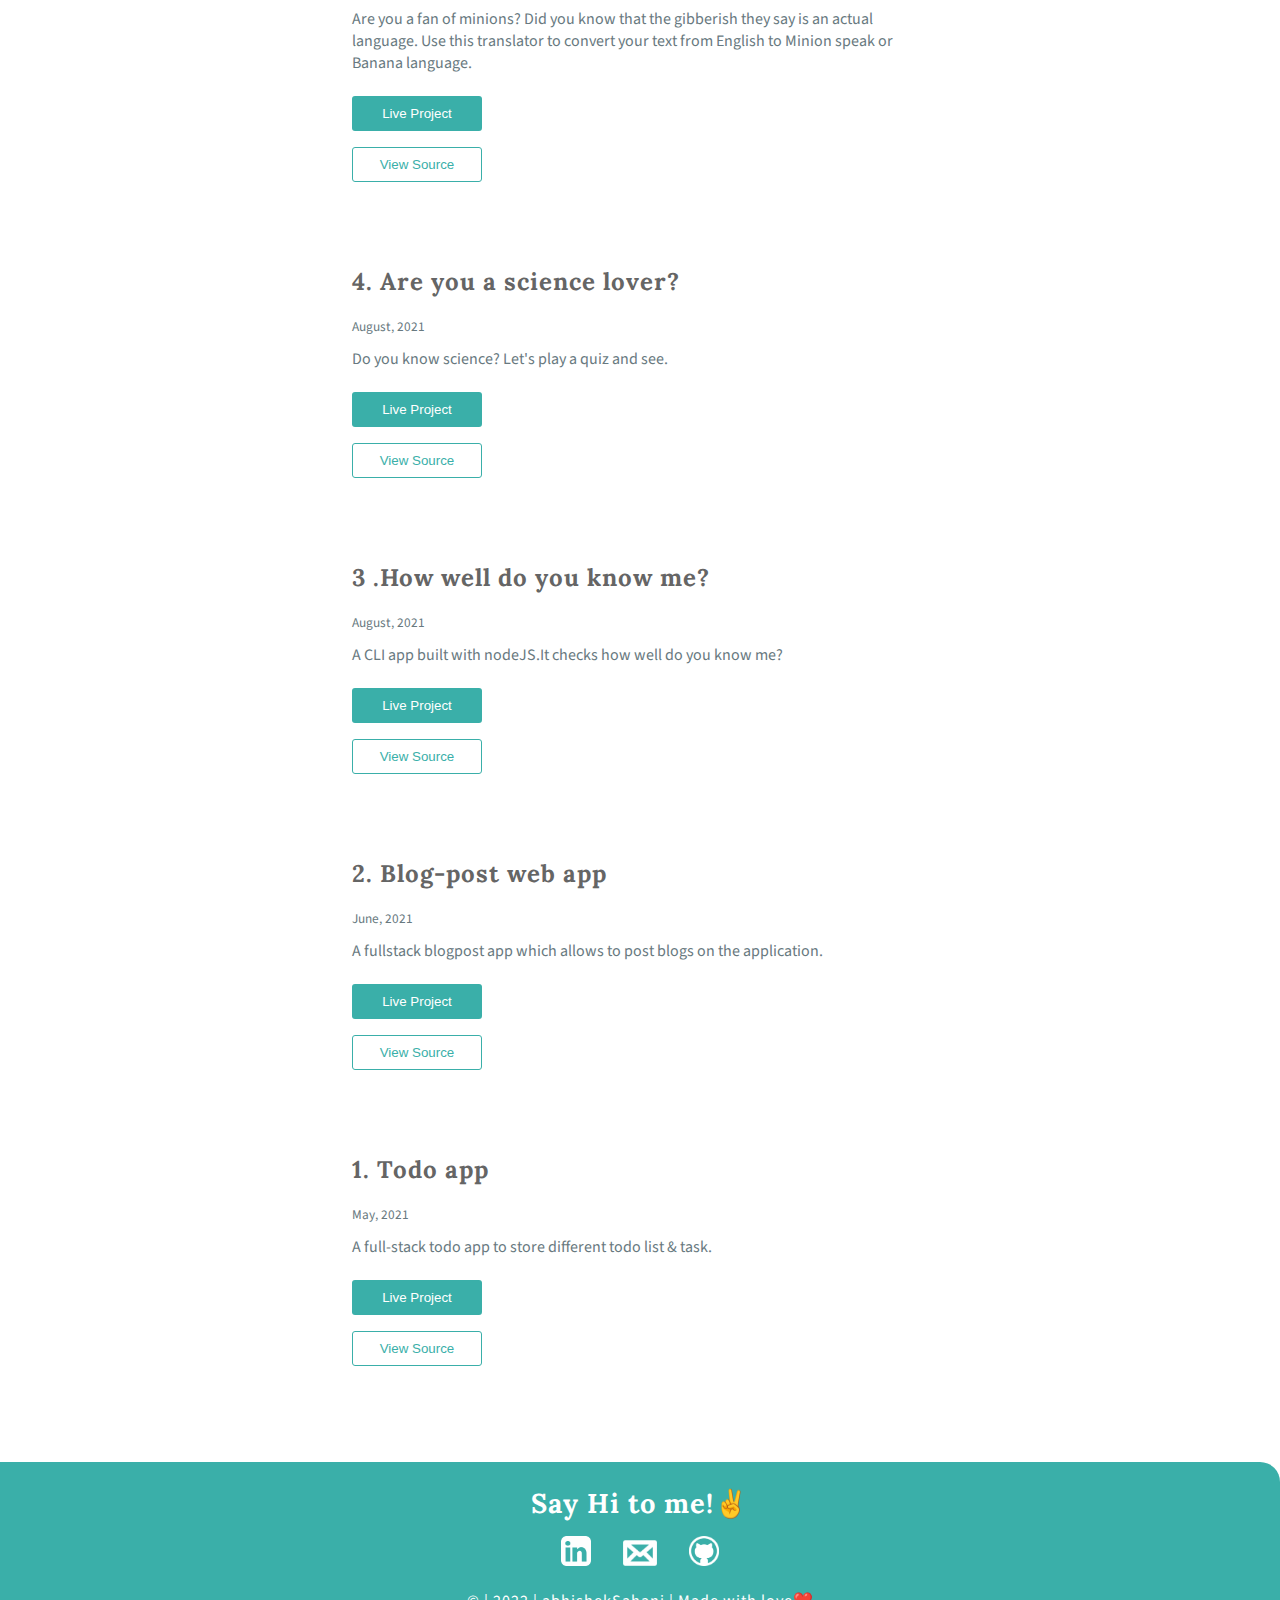
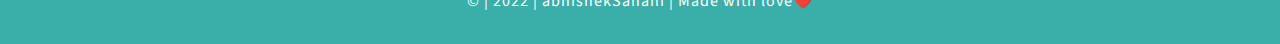
<file: project.html>
<!DOCTYPE html>
<html lang="en" dir="ltr">
  <head>
    <meta charset="utf-8" />
    <meta http-equiv="X-UA-Compatible" content="IE=edge" />
    <meta name="viewport" content="width=device-width, initial-scale=1.0" />
    <title>project | abhishekSahani</title>

    <link rel="preconnect" href="https://fonts.googleapis.com" />
    <link rel="preconnect" href="https://fonts.gstatic.com" crossorigin />
    <link
      href="https://fonts.googleapis.com/css2?family=Lora:wght@700&display=swap"
      rel="stylesheet"
    />

    <link rel="preconnect" href="https://fonts.googleapis.com" />
    <link rel="preconnect" href="https://fonts.gstatic.com" crossorigin />
    <link
      href="https://fonts.googleapis.com/css2?family=Source+Sans+Pro&display=swap"
      rel="stylesheet"
    />

    <link rel="stylesheet" href="css/home.css" />
    <link rel="stylesheet" href="css/project.css" />
  </head>

  <body>
    <!-- Navbar -->
    <nav class="nav">
      <a class="navBrand-link" href="#">abhishekSahani</a>

      <ul class="nav-list">
        <li class="nav-listItem"><a class="link" href="index.html">home</a></li>
        <li class="nav-listItem"><a class="link" href="#">projects</a></li>
        <li class="nav-listItem"><a class="link" href="blog.html">blogs</a></li>
      </ul>
    </nav>

    <!-- Header -->
    <header class="_hero">
      <h1 class="_heading">see my <span class="span-color">projects</span></h1>
    </header>

    <!-- project Section -->
    <ul class="_project-listItem">
      <li>
        <article class="_project">
          <h2 class="_projectHeading">19. Plantify (eCommerce app)</h2>
          <small class="_date">Feb, 2022</small>
          <p class="_paragraph">
            Plantify is an easy-to-use UI / UX eCommerce platform that sells a
            variety of plants.
            <a class="link _link" href="https://plantify-ecommerce.vercel.app/"
              ><button class="_btn1">Live Project</button></a
            >
            <a
              class="link _link"
              href="https://github.com/abhisheksahani-nova/Plantify-Ecommerce-React/tree/generalBugFixes"
              ><button class="_btn2">View Source</button></a
            >
          </p>
        </article>
      </li>

      <li>
        <article class="_project">
          <h2 class="_projectHeading">18. Social (social media app)</h2>
          <small class="_date">April, 2022</small>
          <p class="_paragraph">
            Social is a mobile responsive social media app with features like
            auth using JWT, create, like, bookmark, delete, edit, archive, draft
            & filter posts with CRUD operations...
            <a
              class="link _link"
              href="https://social-media-app-opal.vercel.app/"
              ><button class="_btn1">Live Project</button></a
            >
            <a
              class="link _link"
              href="https://github.com/abhisheksahani-nova/Social-media-app/tree/DarkThemeFixes"
              ><button class="_btn2">View Source</button></a
            >
          </p>
        </article>
      </li>

      <li>
        <article class="_project">
          <h2 class="_projectHeading">17. KeyNote (note-taking app)</h2>
          <small class="_date">April, 2022</small>
          <p class="_paragraph">
            KeyNote is a fully responsive note-taking app with features like
            create, edit, delete, archive, restore & unarchive notes...
            <a class="link _link" href="https://key-note-app.vercel.app/"
              ><button class="_btn1">Live Project</button></a
            >
            <a
              class="link _link"
              href="https://github.com/abhisheksahani-nova/KeyNote-app/tree/addLandingPage"
              ><button class="_btn2">View Source</button></a
            >
          </p>
        </article>
      </li>

      <li>
        <article class="_project">
          <h2 class="_projectHeading">16. Cosmic UI (component lib)</h2>
          <small class="_date">Jan, 2022</small>
          <p class="_paragraph">
            Cosmic UI is a CSS component library with 12+ prebuild components
            ready to use.
            <a class="link _link" href="https://cosmic-ui.netlify.app/"
              ><button class="_btn1">Live Project</button></a
            >
            <a
              class="link _link"
              href="https://github.com/abhisheksahani-nova/Cosmic-UI/tree/temp-dev"
              ><button class="_btn2">View Source</button></a
            >
          </p>
        </article>
      </li>

      <li>
        <article class="_project">
          <h2 class="_projectHeading">15. ComicStand (Video library)</h2>
          <small class="_date">Mar, 2022</small>
          <p class="_paragraph">
            ComicStand is a video library app where you can find curated standup
            comedy videos with all the basic features of a video library.
          </p>
          <a
            class="link _link"
            href="https://comic-stand-video-library-react-app.vercel.app/"
            ><button class="_btn1">Live Project</button></a
          >
          <a
            class="link _link"
            href="https://github.com/abhisheksahani-nova/ComicStand-Video-library-React-app/tree/dev"
            ><button class="_btn2">View Source</button></a
          >
        </article>
      </li>

      <li>
        <article class="_project">
          <h2 class="_projectHeading">14. NETFLIX Clone app</h2>
          <small class="_date">October, 2021</small>
          <p class="_paragraph">
            A fully responsive Netflix streaming app using Reactjs.
          </p>
          <a class="link _link" href="https://netflix-clone-256b0.web.app/"
            ><button class="_btn1">Live Project</button></a
          >
          <a
            class="link _link"
            href="https://github.com/abhisheksahani-nova/Netflix-clone"
            ><button class="_btn2">View Source</button></a
          >
        </article>
      </li>

      <li>
        <article class="_project">
          <h2 class="_projectHeading">13. Profit-or-loss</h2>
          <small class="_date">August, 2021</small>
          <p class="_paragraph">
            A website which helps user by telling how much profit or loss he/she
            is making in percentage & absolute value.
          </p>
          <a
            class="link _link"
            href="https://stocks-profit-and-loss-calculator.netlify.app/"
            ><button class="_btn1">Live Project</button></a
          >
          <a
            class="link _link"
            href="https://github.com/abhisheksahani-nova/Stock-profit-and-loss-calculator"
            ><button class="_btn2">View Source</button></a
          >
        </article>
      </li>

      <li>
        <article class="_project">
          <h2 class="_projectHeading">12. Palindrome-birthdays</h2>
          <small class="_date">August, 2021</small>
          <p class="_paragraph">
            Checks if your birthdate is palindrome or not, if not then gives the
            closest date which is palindrome.
          </p>
          <a
            class="link _link"
            href="https://palindrome-birthday-1.netlify.app/"
            ><button class="_btn1">Live Project</button></a
          >
          <a
            class="link _link"
            href="https://github.com/abhisheksahani-nova/Palindrome-birthday"
            ><button class="_btn2">View Source</button></a
          >
        </article>
      </li>

      <li>
        <article class="_project">
          <h2 class="_projectHeading">11. Learn-triangles</h2>
          <small class="_date">August, 2021</small>
          <p class="_paragraph">
            A website which helps you to learn about triangles.
          </p>
          <a class="link _link" href="https://learn-triangle-1.netlify.app/"
            ><button class="_btn1">Live Project</button></a
          >
          <a
            class="link _link"
            href="https://github.com/abhisheksahani-nova/build-learn-triangles"
            ><button class="_btn2">View Source</button></a
          >
        </article>
      </li>

      <li>
        <article class="_project">
          <h2 class="_projectHeading">10. Is-your-birthday-lucky</h2>
          <small class="_date">August, 2021</small>
          <p class="_paragraph">
            A website which can help you to check whether your birthday is lucky
            or not.
          </p>
          <a
            class="link _link"
            href="https://is-your-birthday-lucky-1.netlify.app/"
            ><button class="_btn1">Live Project</button></a
          >
          <a
            class="link _link"
            href="https://github.com/abhisheksahani-nova/build-is-your-birthday-lucky"
            ><button class="_btn2">View Source</button></a
          >
        </article>
      </li>

      <li>
        <article class="_project">
          <h2 class="_projectHeading">9. Cash-register-manager</h2>
          <small class="_date">August, 2021</small>
          <p class="_paragraph">
            A cash register manager which helps the user by telling how can
            he/she return the change to the customer with minimum number of
            notes.
          </p>
          <a
            class="link _link"
            href="https://cash-register-manager-1.netlify.app/"
            ><button class="_btn1">Live Project</button></a
          >
          <a
            class="link _link"
            href="https://github.com/abhisheksahani-nova/Cash-Register-Manager"
            ><button class="_btn2">View Source</button></a
          >
        </article>
      </li>

      <li>
        <article class="_project">
          <h2 class="_projectHeading">8. GoodMovies</h2>
          <small class="_date">August, 2021</small>
          <p class="_paragraph">
            Want to know great movies to watch and learn from in multiple genre,
            use this movie recommendation app.
          </p>
          <a class="link _link" href="https://xrj1x.csb.app/"
            ><button class="_btn1">Live Project</button></a
          >
          <a
            class="link _link"
            href="https://github.com/abhisheksahani-nova/goodMovies"
            ><button class="_btn2">View Source</button></a
          >
        </article>
      </li>

      <li>
        <article class="_project">
          <h2 class="_projectHeading">7. Emoji interpreter</h2>
          <small class="_date">August, 2021</small>
          <p class="_paragraph">
            I struggle with understanding the emojis. Do you too? If yes, then
            see this library of emojis with meaning on search or click.
          </p>
          <a class="link _link" href="https://g4wq2.csb.app/"
            ><button class="_btn1">Live Project</button></a
          >
          <a
            class="link _link"
            href="https://github.com/abhisheksahani-nova/Emoji-interpreter"
            ><button class="_btn2">View Source</button></a
          >
        </article>
      </li>

      <li>
        <article class="_project">
          <h2 class="_projectHeading">6. Pirate language translator</h2>
          <small class="_date">August, 2021</small>
          <p class="_paragraph">
            Are you a fan of pirates of the carribean movie? Use this app to
            translate English to Pirate language, which pirates use to speak.
          </p>
          <a
            class="link _link"
            href="https://pirate-language-translator.netlify.app/"
            ><button class="_btn1">Live Project</button></a
          >
          <a
            class="link _link"
            href="https://github.com/abhisheksahani-nova/Pirate-Language-Translator"
            ><button class="_btn2">View Source</button></a
          >
        </article>
      </li>

      <li>
        <article class="_project">
          <h2 class="_projectHeading">5. Minionese</h2>
          <small class="_date">August, 2021</small>
          <p class="_paragraph">
            Are you a fan of minions? Did you know that the gibberish they say
            is an actual language. Use this translator to convert your text from
            English to Minion speak or Banana language.
          </p>
          <a
            class="link _link"
            href="https://minionese-language-translator-1.netlify.app/"
            ><button class="_btn1">Live Project</button></a
          >
          <a
            class="link _link"
            href="https://github.com/abhisheksahani-nova/Minionese-Language-Translator"
            ><button class="_btn2">View Source</button></a
          >
        </article>
      </li>

      <li>
        <article class="_project">
          <h2 class="_projectHeading">4. Are you a science lover?</h2>
          <small class="_date">August, 2021</small>
          <p class="_paragraph">
            Do you know science? Let's play a quiz and see.
          </p>
          <a
            class="link _link"
            href="https://replit.com/@abhisheksahani/Science-Quiz?embed=1&output=1"
            ><button class="_btn1">Live Project</button></a
          >
          <a
            class="link _link"
            href="https://github.com/abhisheksahani-nova/Science-Quiz"
            ><button class="_btn2">View Source</button></a
          >
        </article>
      </li>

      <li>
        <article class="_project">
          <h2 class="_projectHeading">3 .How well do you know me?</h2>
          <small class="_date">August, 2021</small>
          <p class="_paragraph">
            A CLI app built with nodeJS.It checks how well do you know me?
          </p>
          <a
            class="link _link"
            href="https://replit.com/@abhisheksahani/DoYouKnowMeQuiz?embed=1&output=1"
            ><button class="_btn1">Live Project</button></a
          >
          <a
            class="link _link"
            href="https://github.com/abhisheksahani-nova/DoYouKnowMe-QuizGame"
            ><button class="_btn2">View Source</button></a
          >
        </article>
      </li>

      <li>
        <article class="_project">
          <h2 class="_projectHeading">2. Blog-post web app</h2>
          <small class="_date">June, 2021</small>
          <p class="_paragraph">
            A fullstack blogpost app which allows to post blogs on the
            application.
          </p>
          <a
            class="link _link"
            href="https://github.com/abhisheksahani-nova/Blog-Post-App-version-2"
            ><button class="_btn1">Live Project</button></a
          >
          <a
            class="link _link"
            href="https://github.com/abhisheksahani-nova/Blog-Post-App-version-2"
            ><button class="_btn2">View Source</button></a
          >
        </article>
      </li>

      <li>
        <article class="_project">
          <h2 class="_projectHeading">1. Todo app</h2>
          <small class="_date">May, 2021</small>
          <p class="_paragraph">
            A full-stack todo app to store different todo list & task.
          </p>
          <a
            class="link _link"
            href=" https://guarded-ravine-89631.herokuapp.com/"
            ><button class="_btn1">Live Project</button></a
          >
          <a
            class="link _link"
            href="https://github.com/abhisheksahani-nova/ToDo-version-1"
            ><button class="_btn2">View Source</button></a
          >
        </article>
      </li>
    </ul>

    <!-- Footer -->
    <footer class="footer _footer">
      <h2 class="footer-heading">Say Hi to me!✌️</h2>
      <ul class="footer-list">
        <li class="footer-listItem">
          <a
            class="link footer-listLink"
            href="https://www.linkedin.com/in/abhishek-sahani-698b12135/"
          >
            <img
              class="footer-logo"
              src="images/linkedin.png"
              alt="linkedin logo"
            />
          </a>
        </li>
        <li class="footer-listItem">
          <a class="link" href="mailto:abhisheksahani653@gmail.com">
            <img class="mail-logo" src="images/gmail.png" alt="gmail logo" />
          </a>
        </li>
        <li class="footer-listItem">
          <a class="link" href="https://github.com/abhisheksahani-nova">
            <img
              class="footer-logo"
              src="images/github.png"
              alt="github logo"
            />
          </a>
        </li>
      </ul>
      <p class="footer-para">© | 2022 | abhishekSahani | Made with love❤️</p>
    </footer>
  </body>
</html>
</file>
<file: css/home.css>
/* General Styling */
*{
  margin: 0;
  padding: 0;
  box-sizing: border-box;
}

.link{
  text-decoration: none;
  color: white;
  font-family: 'Lora', serif;
  letter-spacing: 1px;
  font-size: 1rem;
}

.para{
  color: #555555;
  letter-spacing: 1px;
  font-family: 'Source Sans Pro', sans-serif;
}

.para-text{
  color: #555555;
  letter-spacing: 1px;
  font-family: 'Source Sans Pro', sans-serif;
  font-size: 1rem;
}

.span-color{
  color: #3AAFA9;
}

.span-text{
  font-size: 2.2rem;
  color: #333333;
}


.btn{
  width: 8.125rem;
  height: 2.188rem;
  background-color: #3AAFA9;
  border: 0;
  margin-top: 2.5rem;
  border-radius: 0.188rem;
  color: white;
  cursor: pointer;
}

.btn:hover{
  background-color: black;
  color: #DEF2F1;
}



/* navigation bar  */
.nav{
  background-color: #3AAFA9;
  border-radius: 0 0 0 1.25rem;
  padding-top: 0.5rem;
  padding-left: 0.7rem;

}

.navBrand-link{
  font-family: 'Lora', serif;
  letter-spacing: 1px;
  font-size: 1rem;
  text-decoration: none;
  color: white;
}

.nav-list{
  display: flex;
  flex-direction: row;
  justify-content: flex-end;
}

.nav-listItem{
  list-style-type: none;
  margin: 0.938rem 3.75rem 1.563rem 0;
}



/* Header */
.hero{
  text-align: center;
  padding: 0.625rem;
  margin-bottom: 5rem;
}

header img {
  height: 60vh;
  width: 90vw;
  margin-bottom: 1.25rem;
}

#main-heading{
  margin: 1.25rem auto 1.875rem;
  color: #687980;
  font-family: 'Lora', serif;
  letter-spacing: 1px;
  font-size: 2rem;
}





/* Skill Section */
.skill{
  padding: 0 4rem 4rem;
  text-align: center;
  background-color: #DEF2F1;
}

.section-heading{
  padding: 3.125rem 0 0.625rem;
  font-family: 'Lora', serif;
  color: #444444;
  letter-spacing: 1px;
  font-size: 1.6rem;
}

.icons{
  width: 70%;
  margin: 0.625rem auto 0;
}

.iconDiv-container{
  display: flex;
  flex-direction: row;
  justify-content: space-around;
  margin: 3rem;
}

.icon{
  width: 5.2rem;
  height: 5.4rem;
  text-align: center;
}

.icon-subHeading{
  margin-bottom: 2.813rem;
  padding-bottom: 1rem;
  font-size: 0.875rem;
}

.icon-text{
  font-family: 'Lora', serif;
  letter-spacing: 1px;
  font-size: 0.938rem;
  color: #444444;
}



/* Tools Section */
.tools{
  padding: 0 4rem 4rem;
  text-align: center;
}



/* Project section */
.project{
  padding: 0 4rem 4rem;
  text-align: center;
  background-color: #DEF2F1;
}

.project-heading{
  padding: 3.125rem 0 1.563rem;
  font-family: 'Lora', serif;
  color: #444444;
  letter-spacing: 1px;
  font-size: 1.6rem;
}



/* Blogs section */
.blog{
  padding: 0 4rem 4rem;
  text-align: center;
}

.blog-heading{
  padding: 3.125rem 0 1.563rem;
  font-family: 'Lora', serif;
  color: #444444;
  letter-spacing: 1px;
  font-size: 1.6rem;
}


/* footer */
.footer{
  text-align: center;
  padding: 0 4rem 2rem;
  background-color: #3AAFA9;
  color: white;
  border-radius: 0 1.25rem 0 0;
}

.footer-heading{
  padding: 1.5rem 0 1rem;
  font-family: 'Lora', serif;
  letter-spacing: 1px;
  font-size: 1.7rem;
}

.footer-list{
  display: flex;
  flex-direction: row;
  justify-content: center;
  margin-bottom: 1rem;
}

.footer-listItem{
  list-style-type: none;
  padding-left: 1rem;
  padding-right: 1rem;
}

.footer-logo{
  width: 1.9rem;
  height: 1.9rem;
}

.mail-logo{
  width: 2.1rem;
  height: 2.1rem;
}

.footer-para{
  font-family: 'Source Sans Pro', sans-serif;
  font-size: 1rem;
  letter-spacing: 1px;
  color: white;

}



@media only screen and (max-width: 43.75rem) {

 .skill{
   padding: 1rem 1.6rem 4rem;
 }

 .tools{
   padding: 0 1.6rem 4rem;
 }

 .icons{
   width: 100%;
   margin: 0;
 }

 .icon-subHeading{
   padding: 0 1.5rem;
 }

 .iconDiv-container{
   margin-left: 0;
   margin-right: 0;
   margin-top: 1rem;
   margin-bottom: 1rem;
 }

 .icon-text{
   font-size: 0.6rem;
 }

 .navBrand-link{
   font-size: 0.6rem;
 }

 .nav-listItem{
   margin: 0.938rem 0.8rem 1.563rem 0;
 }

 .link{
   font-size: 0.9rem;
 }

 .hero{
   margin-bottom: 7.5rem;
 }

 header img {
   height: 40vh;
   margin-bottom: 0;
 }

 #main-heading{
   margin-top: 1rem;
   padding: 0 1rem;
 }

 .footer{
   padding-bottom: 1rem;
 }

 .footer-heading{
   font-size: 1.2rem;
 }

 .logo{
   width: 2.2rem;
   height: 2.2rem;
 }

 .footer-logo{
   width: 1.7rem;
   height: 1.7rem;
 }

 .mail-logo{
   width: 1.9rem;
   height: 1.9rem;
 }

 .footer-para{
   font-size: 0.8rem;
 }

}
</file>
<file: css/blog-1.css>
.header_{
  margin: 4.5rem;
  margin-top: 6rem;
}

.heading_{
  text-align: center;
  color: #687980;
  font-family: 'Lora', serif;
  letter-spacing: 1px;
  font-size: 2.5rem;
}

.section_{
  width: 58%;
  margin: 7rem auto 8rem;
}

.span-fontSize{
  font-size: 1.8rem;
}

.span-bold{
  color: black;
}

.para_{
  margin: 2rem 0;
  color: #555555;
  letter-spacing: 1px;
  font-family: 'Source Sans Pro', sans-serif;
  font-size: 1.3rem;
}

.listItem_{
  margin: 2rem 0;
  color: #555555;
  letter-spacing: 1px;
  font-family: 'Source Sans Pro', sans-serif;
  font-size: 1.3rem;
}

.list_container{
  margin-left: 2rem;
}



@media only screen and (max-width: 43.75rem) {

  .header_{
    margin: 4rem 2rem 0rem;
  }

  .heading_{
    font-size: 2rem;
  }

  .section_{
    width: 80%;
    margin-top: 4rem;
    margin-bottom: 6rem;
  }
}
</file>
<file: css/project.css>
*{
  margin: 0;
  padding: 0;
  box-sizing: border-box;
}



/* Header */
._hero{
  text-align: center;
  margin: 3rem;
  padding: 2.5rem;
}

._heading{
  font-size: 2.25rem;
  color: #687980;
  font-family: 'Lora', serif;
  letter-spacing: 0.063rem;
}


/* project section */
._project-listItem{
}

._project{
  width: 45%;
  padding: 2rem 0;
  margin: 0 auto;

}

._projectHeading{
  margin: 1.25rem 0;
  font-family: 'Lora', serif;
  letter-spacing: 0.063rem;
  color: #656565;
}



._date{
  display: block;
  margin: 0.75rem 0;
  font-family: 'Source Sans Pro', sans-serif;
  color: #687980;
}

._btn1{
  display: block;
  width: 8.125rem;
  height: 2.188rem;
  background-color: #3AAFA9;
  border: 0;
  border-radius: 0.188rem;
  color: white;
  margin: 1.375rem 0 1rem;
  cursor: pointer;
}

._btn1:hover{
  background-color: black;
  color: #DEF2F1;
}

._btn2{
  display: block;
  width: 8.125rem;
  height: 2.188rem;
  background-color: white;
  border: 0.063rem solid #3AAFA9;
  border-radius: 0.188rem;
  color: #3AAFA9;
  cursor: pointer;
}

._btn2:hover{
  background-color: black;
  color: #DEF2F1;
}

._paragraph{
  font-family: 'Source Sans Pro', sans-serif;
  letter-spacing: 0.063;
  color: #687980;
}

._color{
  background-color: #DEF2F1;
}

._footer{
  margin-top: 4rem;
}


@media only screen and (max-width: 43.75rem) {

  ._project{
    width: 90%;
    padding-left: 1rem;
    padding-right: 1rem;
  }






}
</file>
